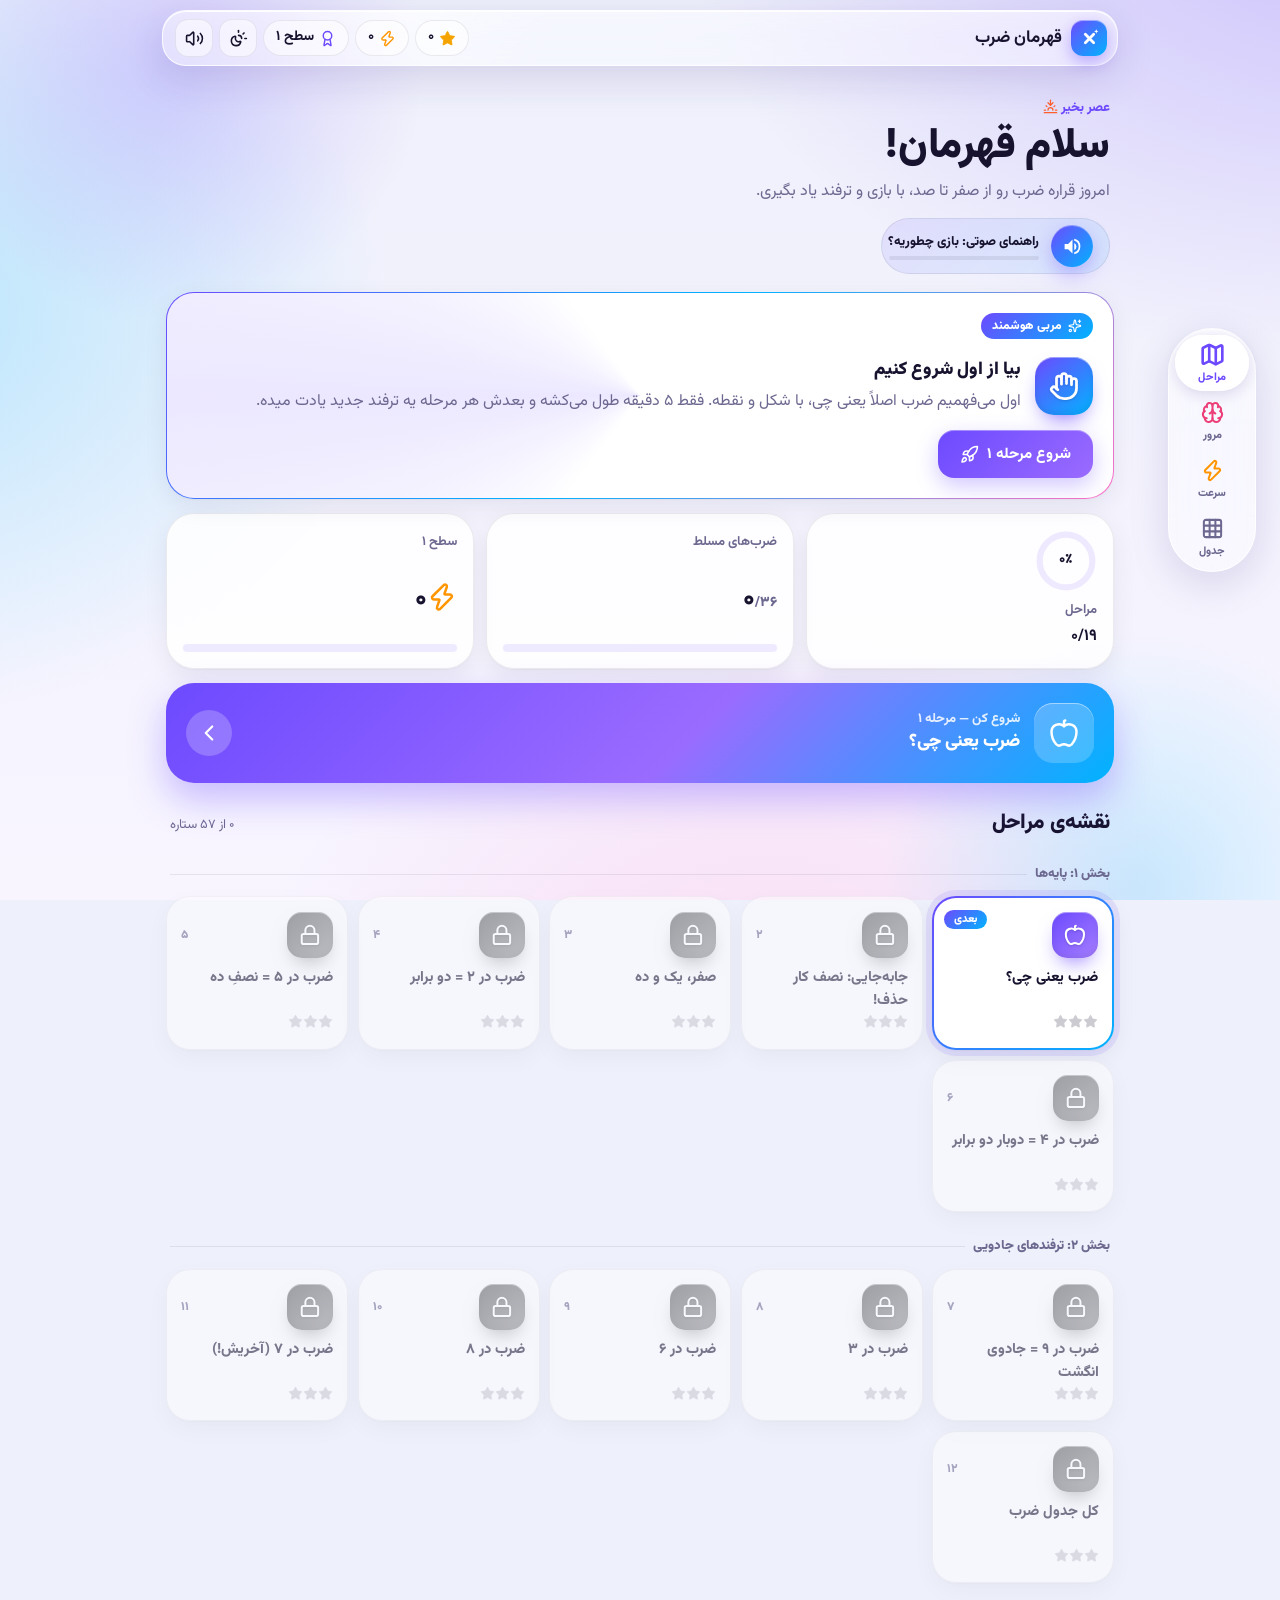
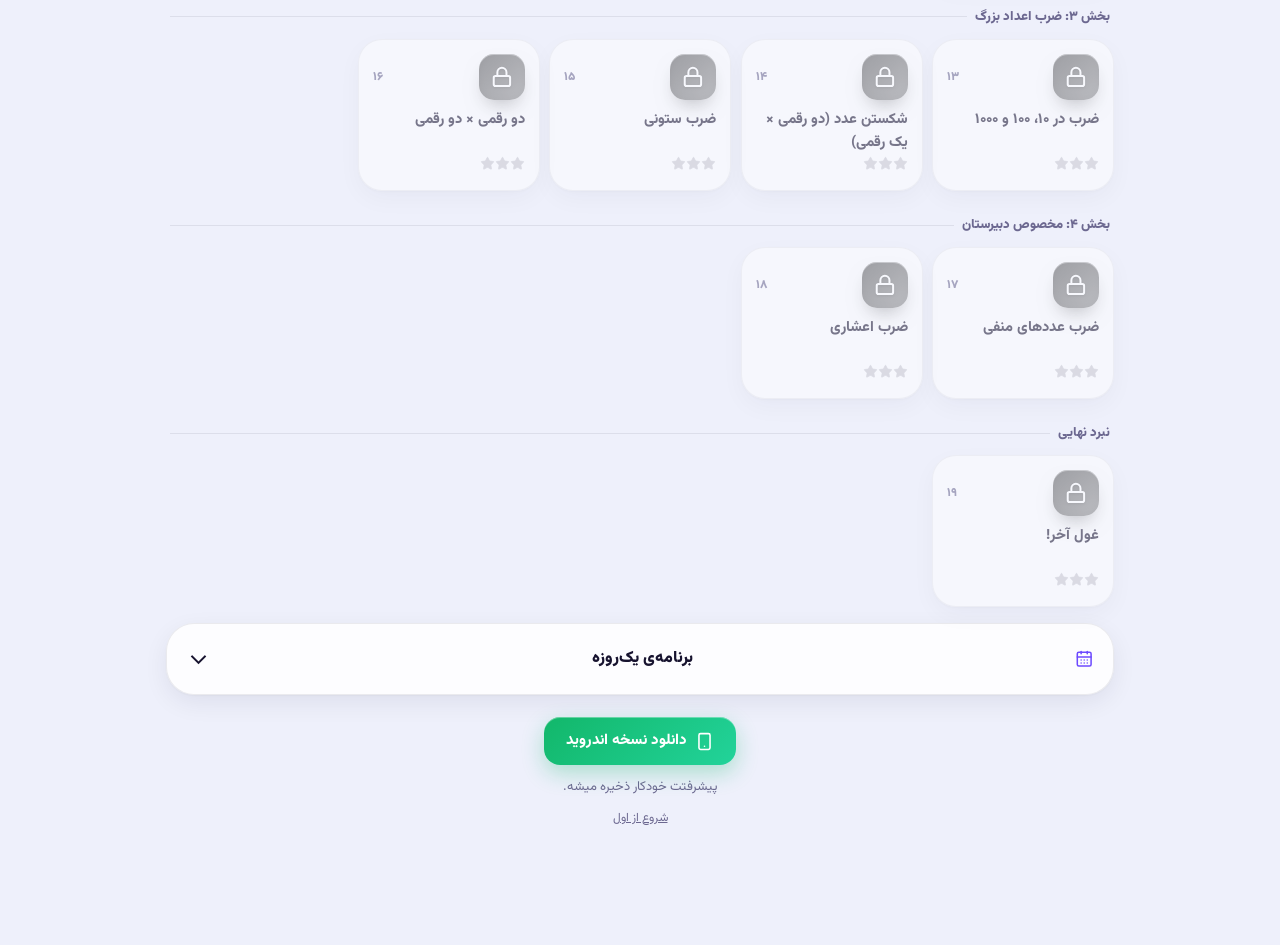
<file: index.html>
<!DOCTYPE html>
<html lang="fa" dir="rtl">
<head>
<meta charset="UTF-8">
<meta name="viewport" content="width=device-width,initial-scale=1,viewport-fit=cover">
<meta name="theme-color" content="#eef0fb">
<meta name="color-scheme" content="light dark">
<title>قهرمان ضرب</title>
<link rel="icon" href="data:image/svg+xml,%3Csvg xmlns=%27http://www.w3.org/2000/svg%27 viewBox=%270 0 36 36%27%3E%3Cdefs%3E%3ClinearGradient id=%27g%27 x2=%271%27 y2=%271%27%3E%3Cstop stop-color=%27%236d4aff%27/%3E%3Cstop offset=%271%27 stop-color=%27%2300b3ff%27/%3E%3C/linearGradient%3E%3C/defs%3E%3Crect width=%2736%27 height=%2736%27 rx=%2710%27 fill=%27url(%23g)%27/%3E%3Cpath d=%27M11.5 11.5l13 13M24.5 11.5l-13 13%27 stroke=%27%23fff%27 stroke-width=%274.4%27 stroke-linecap=%27round%27/%3E%3C/svg%3E">
<style>
@font-face{font-family:'Vazirmatn';src:url([data-uri]) format('woff2');font-weight:100 900;font-display:swap}
*{box-sizing:border-box;margin:0;padding:0;-webkit-tap-highlight-color:transparent}
:root{
  --font:'Vazirmatn',Tahoma,system-ui,sans-serif;
  --bg:#eef0fb;--bg2:#f8f5ff;--text:#17132f;--mut:#6c6890;--line:rgba(23,19,47,.08);
  --surface:rgba(255,255,255,.84);--surface-solid:#fff;--surface2:#f2f0fb;
  --acc:#6d4aff;--acc2:#00b3ff;--acc-soft:rgba(109,74,255,.11);
  --good:#12b76a;--good-soft:rgba(18,183,106,.13);--bad:#f04467;--bad-soft:rgba(240,68,103,.11);--warn:#f5a524;--warn-soft:rgba(245,165,36,.16);
  --glass-bg:rgba(255,255,255,.42);--glass-strong:rgba(255,255,255,.66);--glass-brd:rgba(255,255,255,.8);--glass-hi:rgba(255,255,255,.95);
  --glass-shadow:0 12px 40px rgba(40,20,120,.14);--sheet-bg:rgba(255,255,255,.74);
  --chip:rgba(255,255,255,.55);--pill:rgba(255,255,255,.9);--key:rgba(255,255,255,.72);
  --shadow:0 1px 2px rgba(20,10,60,.04),0 8px 24px rgba(20,10,60,.07);
  --blob1:rgba(150,120,255,.38);--blob2:rgba(0,190,255,.24);--blob3:rgba(255,120,200,.22);
  --spring:cubic-bezier(.2,.9,.25,1.15);--ease:cubic-bezier(.2,.8,.2,1);
  color-scheme:light;
}
[data-theme=dark]{
  --bg:#07061a;--bg2:#0d0a26;--text:#f2f0ff;--mut:#a29ec8;--line:rgba(255,255,255,.08);
  --surface:rgba(24,20,54,.82);--surface-solid:#17142f;--surface2:rgba(255,255,255,.06);
  --acc:#8d70ff;--acc2:#2bd4ff;--acc-soft:rgba(141,112,255,.17);
  --good:#2fd88a;--good-soft:rgba(47,216,138,.15);--bad:#ff5c7c;--bad-soft:rgba(255,92,124,.15);--warn:#ffb940;--warn-soft:rgba(255,185,64,.14);
  --glass-bg:rgba(38,32,86,.36);--glass-strong:rgba(26,22,62,.7);--glass-brd:rgba(255,255,255,.13);--glass-hi:rgba(255,255,255,.22);
  --glass-shadow:0 14px 44px rgba(0,0,0,.5);--sheet-bg:rgba(28,24,66,.74);
  --chip:rgba(255,255,255,.08);--pill:rgba(255,255,255,.13);--key:rgba(255,255,255,.06);
  --shadow:0 1px 2px rgba(0,0,0,.3),0 10px 30px rgba(0,0,0,.32);
  --blob1:rgba(98,62,255,.42);--blob2:rgba(0,150,220,.26);--blob3:rgba(200,40,140,.22);
  color-scheme:dark;
}
@media (prefers-color-scheme:dark){:root:not([data-theme=light]){
  --bg:#07061a;--bg2:#0d0a26;--text:#f2f0ff;--mut:#a29ec8;--line:rgba(255,255,255,.08);
  --surface:rgba(24,20,54,.82);--surface-solid:#17142f;--surface2:rgba(255,255,255,.06);
  --acc:#8d70ff;--acc2:#2bd4ff;--acc-soft:rgba(141,112,255,.17);
  --good:#2fd88a;--good-soft:rgba(47,216,138,.15);--bad:#ff5c7c;--bad-soft:rgba(255,92,124,.15);--warn:#ffb940;--warn-soft:rgba(255,185,64,.14);
  --glass-bg:rgba(38,32,86,.36);--glass-strong:rgba(26,22,62,.7);--glass-brd:rgba(255,255,255,.13);--glass-hi:rgba(255,255,255,.22);
  --glass-shadow:0 14px 44px rgba(0,0,0,.5);--sheet-bg:rgba(28,24,66,.74);
  --chip:rgba(255,255,255,.08);--pill:rgba(255,255,255,.13);--key:rgba(255,255,255,.06);
  --shadow:0 1px 2px rgba(0,0,0,.3),0 10px 30px rgba(0,0,0,.32);
  --blob1:rgba(98,62,255,.42);--blob2:rgba(0,150,220,.26);--blob3:rgba(200,40,140,.22);
  color-scheme:dark;
}}
html{background:var(--bg)}
body{font-family:var(--font);color:var(--text);min-height:100dvh;line-height:1.85;-webkit-font-smoothing:antialiased;overflow-x:hidden;transition:color .3s}
button{font-family:inherit}
.m{direction:ltr;unicode-bidi:isolate;font-weight:800;white-space:nowrap;font-variant-numeric:tabular-nums}
.mut{color:var(--mut)}.small{font-size:13px}.center{text-align:center}

/* ---------- عمق پس‌زمینه ---------- */
.bg{position:fixed;inset:0;z-index:-1;overflow:hidden;background:
 radial-gradient(1100px 760px at 105% -10%,var(--blob1),transparent 60%),
 radial-gradient(900px 700px at -10% 35%,var(--blob2),transparent 58%),
 radial-gradient(900px 700px at 60% 115%,var(--blob3),transparent 58%),
 linear-gradient(180deg,var(--bg),var(--bg2))}
.orb{position:absolute;width:46vmax;height:46vmax;border-radius:50%;background:radial-gradient(circle,var(--blob1),transparent 62%);animation:float 26s ease-in-out infinite alternate;opacity:.8}
.o1{top:-18vmax;left:-10vmax}.o2{bottom:-22vmax;right:-12vmax;background:radial-gradient(circle,var(--blob2),transparent 62%);animation-delay:-9s}
@keyframes float{to{transform:translate(8vmax,7vmax) scale(1.18)}}

/* ---------- Liquid Glass ---------- */
.glass{position:relative;isolation:isolate;background:var(--glass-bg);-webkit-backdrop-filter:blur(24px) saturate(190%);backdrop-filter:blur(24px) saturate(190%);border:1px solid var(--glass-brd);box-shadow:var(--glass-shadow),inset 0 1px 0 var(--glass-hi),inset 0 -1px 1px rgba(255,255,255,.05)}
.glass::before{content:"";position:absolute;inset:0;border-radius:inherit;pointer-events:none;z-index:-1;background:radial-gradient(240px circle at var(--mx,25%) var(--my,-30%),rgba(255,255,255,.55),transparent 62%);mix-blend-mode:soft-light;transition:opacity .4s}
.glass::after{content:"";position:absolute;inset:0;border-radius:inherit;pointer-events:none;z-index:-1;background:linear-gradient(180deg,rgba(255,255,255,.28),transparent 42%);opacity:.55}

/* ---------- نوار بالا ---------- */
#top{position:sticky;top:max(10px,env(safe-area-inset-top));z-index:50;width:calc(100% - 24px);max-width:956px;margin:10px auto 0;display:flex;align-items:center;justify-content:space-between;gap:10px;padding:8px 10px 8px 12px;border-radius:24px;view-transition-name:topbar;transition:background .35s,box-shadow .35s}
#top.scrolled{background:var(--glass-strong)}
.brand{display:flex;align-items:center;gap:9px;font-weight:900;font-size:17px;cursor:pointer;background:none;border:none;color:var(--text)}
.logo{width:36px;height:36px;border-radius:12px;display:grid;place-items:center;background:linear-gradient(135deg,var(--acc),var(--acc2));color:#fff;font-size:20px;font-weight:900;line-height:1;box-shadow:0 6px 16px rgba(109,74,255,.4),inset 0 1px 0 rgba(255,255,255,.45)}
.chips{display:flex;gap:6px;align-items:center}
.chip{display:inline-flex;gap:5px;align-items:center;height:36px;padding:0 12px;border-radius:99px;background:var(--chip);font-weight:800;font-size:14px;border:1px solid var(--line)}
.bump{animation:bump .55s var(--spring)}
@keyframes bump{35%{transform:scale(1.28)}}
.icon-btn{position:relative;overflow:hidden;width:38px;height:38px;flex:none;border-radius:13px;border:1px solid var(--line);background:var(--chip);color:var(--text);font-size:17px;display:grid;place-items:center;cursor:pointer;transition:transform .25s var(--spring)}
.icon-btn:active{transform:scale(.9)}
@media(max-width:560px){.hide-sm{display:none!important}.brand b{display:none}.chip{padding:0 10px;font-size:13px}}

/* ---------- ناوبری شناور ---------- */
#nav{position:fixed;z-index:60;left:50%;bottom:calc(14px + env(safe-area-inset-bottom));transform:translateX(-50%);display:flex;gap:2px;padding:6px;border-radius:999px;view-transition-name:nav;transition:transform .55s var(--spring),opacity .3s}
.nav-item{position:relative;z-index:1;width:74px;height:56px;border:none;background:none;border-radius:999px;color:var(--mut);font-size:11px;font-weight:800;display:flex;flex-direction:column;align-items:center;justify-content:center;cursor:pointer;overflow:hidden;transition:color .3s}
.nav-item .ni{font-size:21px;line-height:1.25;transition:transform .45s var(--spring)}
.nav-item[aria-current=true]{color:var(--acc)}
.nav-item[aria-current=true] .ni{transform:translateY(-1px) scale(1.14)}
.pill{position:absolute;top:0;left:0;border-radius:999px;background:var(--pill);box-shadow:0 4px 14px rgba(40,20,120,.14),inset 0 1px 0 var(--glass-hi);transition:transform .55s var(--spring),width .45s var(--spring),height .45s var(--spring);z-index:0}
body.focus #nav{transform:translate(-50%,170%);opacity:0;pointer-events:none}
@media(min-width:1240px){
  #nav{left:auto;right:24px;top:50%;bottom:auto;transform:translateY(-50%);flex-direction:column}
  body.focus #nav{transform:translate(170%,-50%)}
}

main#app{max-width:980px;margin:0 auto;padding:18px 16px calc(118px + env(safe-area-inset-bottom))}
body.focus main#app{padding-bottom:24px}

/* ---------- تایپوگرافی ---------- */
h1{font-size:clamp(30px,6vw,42px);font-weight:900;line-height:1.3;letter-spacing:-.4px}
h2{font-size:21px;font-weight:900;line-height:1.5}
h3{font-size:18px;font-weight:900;line-height:1.55}
.eyebrow{font-size:13px;font-weight:800;color:var(--acc)}

/* ---------- کارت‌ها ---------- */
.card{background:var(--surface);border:1px solid var(--line);border-radius:28px;padding:20px;box-shadow:var(--shadow)}
.hello{padding:12px 4px 18px}.hello p{font-size:16px;margin-top:2px;max-width:560px}

.coach{position:relative;overflow:hidden;margin-bottom:14px;border:1.5px solid transparent;background:linear-gradient(var(--surface-solid),var(--surface-solid)) padding-box,linear-gradient(135deg,var(--acc),var(--acc2),#ff6ec7) border-box}
.coach-glow{position:absolute;inset:-60%;background:conic-gradient(from 0deg,transparent 0 60%,rgba(109,74,255,.13) 75%,transparent 90%);animation:spin 9s linear infinite;pointer-events:none}
@keyframes spin{to{transform:rotate(1turn)}}
.coach-badge{position:relative;display:inline-flex;gap:6px;align-items:center;font-size:12px;font-weight:900;padding:2px 11px;border-radius:99px;background:linear-gradient(135deg,var(--acc),var(--acc2));color:#fff}
.coach-body{display:flex;gap:14px;align-items:flex-start;margin:12px 0 14px;position:relative}
.coach-emoji{font-size:32px;width:58px;height:58px;flex:none;border-radius:19px;display:grid;place-items:center;background:var(--acc-soft)}
.coach p{color:var(--mut);margin-top:2px}
.coach-actions{display:flex;gap:8px;flex-wrap:wrap;position:relative}
.typing::after{content:"▍";animation:blink 1s steps(1) infinite;color:var(--acc);margin-right:2px}

.stat-grid{display:grid;grid-template-columns:repeat(3,1fr);gap:12px;margin-bottom:14px}
.stat{padding:16px;display:flex;flex-direction:column;gap:6px;align-items:flex-start;justify-content:space-between}
.stat .big{font-size:26px;font-weight:900;line-height:1.2}
.stat .lbl{font-size:13px;color:var(--mut);font-weight:700}
.ring-wrap{position:relative;width:62px;height:62px}
.ring{width:100%;height:100%;transform:rotate(-90deg)}
.ring circle{fill:none;stroke-width:8;stroke-linecap:round}
.ring .bgc{stroke:var(--acc-soft)}
.ring .fgc{transition:stroke-dashoffset 1.3s var(--ease)}
.ring-wrap b{position:absolute;inset:0;display:grid;place-items:center;font-size:14px;font-weight:900}
.mini{height:8px;border-radius:99px;background:var(--acc-soft);overflow:hidden;width:100%}
.mini i{display:block;height:100%;border-radius:inherit;background:linear-gradient(90deg,var(--acc),var(--acc2));width:0;transition:width 1.3s var(--ease)}
@media(max-width:600px){.stat-grid{gap:8px}.stat{padding:12px;border-radius:22px}.stat .big{font-size:19px}.ring-wrap{width:50px;height:50px}.stat .lbl{font-size:11.5px}}

.continue{width:100%;display:flex;align-items:center;gap:14px;text-align:right;color:#fff;cursor:pointer;margin-bottom:24px;position:relative;overflow:hidden;background:linear-gradient(135deg,var(--acc),#9a6bff 55%,var(--acc2));border:none;box-shadow:0 16px 36px rgba(109,74,255,.34);transition:transform .35s var(--spring)}
.continue:hover{transform:translateY(-3px)}.continue:active{transform:scale(.98)}
.continue::after{content:"";position:absolute;inset:0;background:linear-gradient(110deg,transparent 30%,rgba(255,255,255,.25) 50%,transparent 70%);transform:translateX(100%);animation:shine 4s ease-in-out infinite}
@keyframes shine{0%,60%{transform:translateX(110%)}100%{transform:translateX(-110%)}}
.continue .ci{font-size:30px;width:60px;height:60px;border-radius:19px;display:grid;place-items:center;background:rgba(255,255,255,.2);flex:none;box-shadow:inset 0 1px 0 rgba(255,255,255,.45)}
.continue .eyebrow{color:rgba(255,255,255,.85)}
.continue h3{color:#fff}
.continue .arrow{margin-inline-start:auto;font-size:20px;width:46px;height:46px;flex:none;border-radius:50%;display:grid;place-items:center;background:rgba(255,255,255,.22);transition:transform .35s var(--spring)}
.continue:hover .arrow{transform:translateX(-5px)}

.section-h{display:flex;justify-content:space-between;align-items:baseline;margin:4px 4px 12px}
.sec-title{grid-column:1/-1;font-size:13px;font-weight:900;color:var(--mut);margin:12px 4px 0;display:flex;align-items:center;gap:8px}
.sec-title::after{content:"";flex:1;height:1px;background:var(--line)}
.map{display:grid;grid-template-columns:repeat(auto-fill,minmax(172px,1fr));gap:10px}
.stage{position:relative;overflow:hidden;text-align:right;color:var(--text);background:var(--surface);border:1px solid var(--line);border-radius:24px;padding:14px;cursor:pointer;box-shadow:var(--shadow);transition:transform .4s var(--spring),box-shadow .3s;animation:cardIn .6s var(--spring) both;animation-delay:var(--d,0ms)}
.stage:hover{transform:translateY(-4px);box-shadow:0 18px 36px rgba(40,20,120,.14)}
.stage:active{transform:scale(.96)}
.st-top{display:flex;justify-content:space-between;align-items:center;margin-bottom:8px}
.st-icon{font-size:23px;width:46px;height:46px;border-radius:15px;display:grid;place-items:center;background:var(--acc-soft)}
.st-num{font-size:12px;font-weight:900;color:var(--mut)}
.st-title{font-weight:800;font-size:14.5px;line-height:1.6;min-height:46px}
.st-stars{font-size:14px;letter-spacing:2px}
.st-stars span{opacity:.22}.st-stars .on{opacity:1;color:#ffb020}
.st-check{position:absolute;left:12px;bottom:12px;width:22px;height:22px;border-radius:50%;background:var(--good);color:#fff;font-size:12px;display:grid;place-items:center;font-weight:900;box-shadow:0 4px 10px rgba(18,183,106,.4)}
.stage.next{border:2px solid transparent;background:linear-gradient(var(--surface-solid),var(--surface-solid)) padding-box,linear-gradient(135deg,var(--acc),var(--acc2)) border-box;box-shadow:0 0 0 6px var(--acc-soft),var(--shadow)}
.stage.next .st-num{visibility:hidden}
.st-badge{position:absolute;left:10px;top:12px;font-size:11px;font-weight:900;color:#fff;background:linear-gradient(135deg,var(--acc),var(--acc2));padding:1px 10px;border-radius:99px;animation:pulse 2s infinite}
.stage.locked{opacity:.55}.stage.locked .st-icon{filter:grayscale(1)}
@keyframes cardIn{from{opacity:0;transform:translateY(16px) scale(.96)}}
@keyframes pulse{0%{box-shadow:0 0 0 0 rgba(109,74,255,.5)}70%,100%{box-shadow:0 0 0 8px rgba(109,74,255,0)}}

details.plan{margin-top:16px}
details.plan summary{list-style:none;font-weight:900;cursor:pointer;display:flex;justify-content:space-between;align-items:center;font-size:16px}
details.plan summary::-webkit-details-marker{display:none}
details.plan summary::after{content:"";width:9px;height:9px;margin:0 6px 6px;border:solid currentColor;border-width:0 2.5px 2.5px 0;transform:rotate(45deg);transition:transform .35s var(--spring)}
details.plan[open] summary::after{transform:translateY(5px) rotate(225deg)}
.plan ul{list-style:none;margin-top:12px;display:grid;gap:8px}
.plan li{padding:10px 14px;border-radius:16px;background:var(--surface2);animation:cardIn .5s var(--spring) both}
.footer{text-align:center;margin-top:22px;display:grid;gap:10px;justify-items:center}
.linkbtn{background:none;border:none;color:var(--mut);font-size:12px;text-decoration:underline;cursor:pointer}

/* ---------- دکمه‌ها ---------- */
.btn{position:relative;overflow:hidden;display:inline-flex;align-items:center;justify-content:center;gap:8px;height:48px;padding:0 22px;border:none;border-radius:16px;font-size:15px;font-weight:800;cursor:pointer;color:#fff;background:linear-gradient(135deg,var(--acc),#9a6bff);box-shadow:0 8px 22px rgba(109,74,255,.3),inset 0 1px 0 rgba(255,255,255,.35);transition:transform .3s var(--spring),box-shadow .25s,filter .2s;text-decoration:none;white-space:nowrap}
.btn:hover{transform:translateY(-2px);filter:brightness(1.06)}
.btn:active{transform:scale(.95)}
.btn.ghost,.btn.sec{background:var(--acc-soft);color:var(--acc);box-shadow:none}
.btn.good{background:linear-gradient(135deg,#12b76a,#22d39a);box-shadow:0 8px 22px rgba(18,183,106,.3),inset 0 1px 0 rgba(255,255,255,.35)}
.btn.danger{background:linear-gradient(135deg,#f04467,#ff7a59);box-shadow:0 8px 22px rgba(240,68,103,.28)}
.btn.block{width:100%}.btn.sm{height:38px;padding:0 14px;font-size:13px;border-radius:12px}
.ripple{position:absolute;border-radius:50%;background:currentColor;opacity:.18;transform:scale(0);animation:rip .6s ease-out forwards;pointer-events:none}
@keyframes rip{to{transform:scale(1);opacity:0}}

/* ---------- Sheet فضایی ---------- */
.scrim{position:fixed;inset:0;z-index:90;background:rgba(10,6,30,.26);-webkit-backdrop-filter:blur(4px);backdrop-filter:blur(4px)}
.sheet{position:fixed;z-index:91;border-radius:32px;padding:22px;width:min(380px,calc(100vw - 24px));max-height:calc(100dvh - 40px);overflow:auto;background:var(--sheet-bg)}
.sheet.bottom{left:12px;right:12px;width:auto;bottom:calc(12px + env(safe-area-inset-bottom))}
.sheet-icon{font-size:40px;width:80px;height:80px;border-radius:26px;display:grid;place-items:center;margin:0 auto 8px;background:var(--acc-soft);box-shadow:inset 0 1px 0 var(--glass-hi)}
.sheet-icon.txt{font-size:24px;width:auto;min-width:80px;padding:0 16px}
.sheet h3{font-size:21px;text-align:center}
.sheet p{text-align:center}
.sheet-stars{text-align:center;font-size:26px;letter-spacing:4px}
.sheet-stars span{opacity:.2}.sheet-stars .on{opacity:1;color:#ffb020}
.meta-row{display:flex;gap:6px;justify-content:center;flex-wrap:wrap;margin:10px 0 12px}
.meta-row span{font-size:12px;font-weight:800;padding:4px 11px;border-radius:99px;background:var(--chip);border:1px solid var(--line)}
.sheet-actions{display:grid;gap:8px;margin-top:14px}
.note{padding:10px 14px;border-radius:16px;font-size:14px;margin:8px 0}.note.warn{background:var(--warn-soft)}
.toast{position:fixed;left:50%;top:calc(80px + env(safe-area-inset-top));transform:translateX(-50%);z-index:120;padding:10px 20px;border-radius:99px;font-weight:800;font-size:14px;animation:toastIn .5s var(--spring);white-space:nowrap}
.toast.out{opacity:0;transform:translate(-50%,-12px);transition:.35s}
@keyframes toastIn{from{opacity:0;transform:translate(-50%,-18px) scale(.9)}}

/* ---------- درس ---------- */
.lesson-head{display:flex;align-items:center;gap:12px;margin-bottom:14px}
.lh-icon{font-size:30px;width:58px;height:58px;border-radius:19px;display:grid;place-items:center;background:var(--acc-soft);flex:none}
.lh-text{flex:1;min-width:0}.lh-text h2{font-size:19px;line-height:1.4}
.lesson{min-height:360px;font-size:17px;padding:24px 22px;touch-action:pan-y;overflow:hidden}
.lesson h3{font-size:22px;margin-bottom:10px;background:linear-gradient(135deg,var(--acc),var(--acc2));-webkit-background-clip:text;background-clip:text;color:transparent}
.lesson p{margin:8px 0}
.lesson .key{background:var(--good-soft);border-inline-start:4px solid var(--good);padding:12px 14px;border-radius:16px;margin:12px 0}
.lesson .tip{background:var(--warn-soft);border-inline-start:4px solid var(--warn);padding:12px 14px;border-radius:16px;margin:12px 0}
.lesson-nav{display:flex;align-items:center;justify-content:space-between;gap:10px;margin-top:14px}
.sdots{display:flex;gap:6px}
.sdots i{width:8px;height:8px;border-radius:99px;background:var(--acc-soft);transition:width .45s var(--spring),background .3s}
.sdots i.on{width:26px;background:var(--acc)}
.swipe-hint{font-size:12px;color:var(--mut);text-align:center;margin-top:8px}

/* ---------- تصویرسازی درس ---------- */
.groups{display:flex;flex-wrap:wrap;gap:10px;justify-content:center;margin:12px 0}
.grp{background:var(--acc-soft);border:2px dashed var(--acc);border-radius:16px;padding:8px;display:flex;flex-wrap:wrap;gap:5px;max-width:92px;justify-content:center;animation:pop .5s var(--spring) both}
.dot{width:16px;height:16px;border-radius:50%;background:radial-gradient(circle at 35% 35%,#ff9a9a,#e11d48);display:inline-block;box-shadow:0 2px 4px rgba(225,29,72,.3)}
.dot.b{background:radial-gradient(circle at 35% 35%,#9cc2ff,#2563eb);box-shadow:0 2px 4px rgba(37,99,235,.3)}
.arr{display:inline-grid;gap:5px;padding:12px;background:var(--surface2);border-radius:16px;direction:ltr}
.vizwrap{text-align:center;margin:8px 0}
.dots-row{display:flex;gap:18px;justify-content:center;flex-wrap:wrap;align-items:center;text-align:center}
.fingers{display:flex;gap:6px;justify-content:center;align-items:flex-end;direction:ltr;margin:12px 0;height:80px}
.fingers i{display:block;width:18px;height:64px;background:#fcd9b6;border:2px solid #d9a877;border-radius:10px 10px 4px 4px;position:relative}
.fingers i.fold{height:22px;background:#fca5a5;border-color:var(--bad)}
.fingers i.gap{margin-left:14px}
.fingers i span{position:absolute;bottom:-22px;left:0;right:0;font-size:11px;text-align:center;font-style:normal;color:var(--mut)}
table.area{border-collapse:separate;border-spacing:5px;margin:10px auto;direction:ltr}
table.area th{color:var(--acc);font-size:16px;padding:4px 10px}
table.area td{background:var(--acc-soft);border-radius:12px;padding:10px 16px;font-weight:800;text-align:center;min-width:60px}
.col-grid{display:inline-grid;grid-template-columns:repeat(5,34px);direction:ltr;font-size:26px;font-weight:800;text-align:center;margin:10px auto;line-height:1.4}
.col-grid .c{color:var(--bad);font-size:15px;height:22px}
.col-grid .ln{grid-column:1/-1;border-top:3px solid var(--text);margin:2px 0}
.col-grid .res{color:var(--good)}
.builder label{display:block;font-weight:800;margin:6px 0}
input[type=range]{width:100%;accent-color:var(--acc);height:28px}

/* ---------- تمرین ---------- */
.quiz{max-width:560px;margin:0 auto}
.quiz-bar{display:flex;align-items:center;gap:12px;margin-bottom:14px}
.pbar{flex:1;height:12px;border-radius:99px;background:var(--acc-soft);overflow:hidden}
.pbar i{display:block;height:100%;width:0;border-radius:inherit;background:linear-gradient(90deg,var(--acc2),var(--acc));transition:width .7s var(--spring);box-shadow:0 0 14px rgba(109,74,255,.5)}
.qcount{font-weight:900;font-size:14px;color:var(--mut);min-width:46px;text-align:left}
.qcard{text-align:center;padding:20px 16px}
.q-top{display:flex;gap:6px;justify-content:center;align-items:center;flex-wrap:wrap;font-size:13px;font-weight:800;color:var(--mut)}
.tag{display:inline-flex;align-items:center;gap:4px;font-size:12px;font-weight:900;padding:1px 10px;border-radius:99px;background:var(--acc-soft);color:var(--acc)}
.tag.warn{background:var(--warn-soft);color:#c77700}.tag.fire{background:rgba(255,100,50,.15);color:#f0602a}
.qsub{font-size:18px;font-weight:700;margin-top:6px}
.qtext{font-size:clamp(38px,11vw,58px);font-weight:900;line-height:1.3;margin:6px 0 4px;letter-spacing:-.5px}
.disp{direction:ltr;height:76px;display:flex;align-items:center;justify-content:center;gap:4px;font-size:42px;font-weight:900;border-radius:22px;background:var(--surface2);border:2px solid transparent;margin:8px auto;max-width:300px;color:var(--acc);transition:background .3s,border-color .3s,color .3s,transform .35s var(--spring)}
.caret{width:3px;height:40px;border-radius:3px;background:var(--acc);animation:blink 1s steps(1) infinite}
@keyframes blink{50%{opacity:0}}
.disp.ok{background:var(--good-soft);border-color:var(--good);color:var(--good);transform:scale(1.05)}
.disp.ok .caret,.disp.bad .caret{display:none}
.disp.bad{background:var(--bad-soft);border-color:var(--bad);color:var(--bad);animation:shake .4s}
.disp s{opacity:.5;font-size:28px}.disp .to{font-size:20px;opacity:.6;margin:0 8px}.disp .right{color:var(--good);animation:pop .5s var(--spring)}
@keyframes shake{0%,100%{transform:translateX(0)}20%{transform:translateX(-9px)}40%{transform:translateX(8px)}60%{transform:translateX(-5px)}80%{transform:translateX(3px)}}
@keyframes pop{from{transform:scale(.8);opacity:0}}
.fb{min-height:6px}
.fb-chip{display:inline-flex;align-items:center;gap:6px;padding:6px 16px;border-radius:99px;font-weight:900;animation:pop .45s var(--spring)}
.fb-chip.good{background:var(--good-soft);color:var(--good)}.fb-chip.bad{background:var(--bad-soft);color:var(--bad)}
.hintbox{background:var(--warn-soft);border-radius:18px;padding:12px 14px;margin-top:10px;text-align:right;line-height:2.15;animation:pop .45s var(--spring)}
.coachtip{background:var(--acc-soft);border-radius:18px;padding:10px 14px;margin-top:8px;text-align:right;font-size:14px;animation:pop .45s var(--spring)}
.fb .btn{margin-top:12px}
.hint-btn{margin-top:6px;border:none;background:none;color:var(--mut);font-weight:800;font-size:14px;cursor:pointer;padding:6px 14px;border-radius:99px;transition:background .2s,color .2s}
.hint-btn:hover{background:var(--acc-soft)}
.hint-btn.nudge{color:var(--acc);background:var(--acc-soft);animation:nudge 1.8s var(--spring) infinite}
@keyframes nudge{0%,100%{transform:none}8%{transform:rotate(-5deg) scale(1.07)}16%{transform:rotate(5deg) scale(1.07)}24%{transform:none}}
.pad{position:sticky;bottom:calc(10px + env(safe-area-inset-bottom));z-index:5;display:grid;grid-template-columns:repeat(3,1fr);gap:8px;padding:10px;border-radius:30px;margin-top:12px;direction:ltr}
.pad button{position:relative;overflow:hidden;height:56px;border-radius:19px;border:1px solid var(--line);background:var(--key);color:var(--text);font-size:25px;font-weight:800;cursor:pointer;box-shadow:inset 0 1px 0 var(--glass-hi),0 2px 6px rgba(20,10,60,.06);transition:transform .18s var(--spring),background .2s}
.pad button:active{transform:scale(.92)}
.pad .ok{grid-column:span 2;background:linear-gradient(135deg,#12b76a,#22d39a);color:#fff;border:none;font-size:18px}
.pad .bk{color:var(--bad)}
@media(max-height:700px){.pad button{height:48px}.qtext{font-size:36px}.disp{height:60px;font-size:34px}}
.flyxp{position:fixed;z-index:200;font-weight:900;font-size:22px;color:var(--acc);pointer-events:none;text-shadow:0 2px 12px rgba(109,74,255,.45)}

/* ---------- نتیجه ---------- */
.result{text-align:center;padding:30px 20px;max-width:560px;margin:0 auto}
.res-emoji{font-size:64px;animation:pop .7s var(--spring)}
.rstars{font-size:52px;letter-spacing:8px;margin:4px 0}
.rstar{display:inline-block;opacity:.18;animation:starIn .7s var(--spring) both}
.rstar.on{color:#ffb020;opacity:1;filter:drop-shadow(0 6px 14px rgba(255,176,32,.55))}
@keyframes starIn{from{transform:scale(0) rotate(-120deg);opacity:0}}
.res-stats{display:grid;grid-template-columns:repeat(4,1fr);gap:8px;margin:18px 0}
.res-stats div{background:var(--surface2);border-radius:18px;padding:12px 6px;animation:cardIn .6s var(--spring) both}
.res-stats b{display:block;font-size:20px;font-weight:900}
.res-stats span{font-size:11px;color:var(--mut);font-weight:700}
@media(max-width:480px){.res-stats{grid-template-columns:1fr 1fr}}
.res-actions{display:flex;gap:8px;justify-content:center;flex-wrap:wrap;margin-top:6px}

/* ---------- سرعت ---------- */
.timer-ring{position:relative;width:60px;height:60px;flex:none}
.timer-ring b{position:absolute;inset:0;display:grid;place-items:center;font-size:17px;font-weight:900}
.timer-ring.hurry b{color:var(--bad)}.timer-ring.hurry .fgc{stroke:var(--bad)}
.score{font-size:24px;font-weight:900;margin-inline-start:auto}
.bigemoji{font-size:58px;line-height:1.3}

/* ---------- مرور و جدول ---------- */
.modes{display:grid;grid-template-columns:1fr 1fr;gap:12px;margin:0 0 14px}
.mode-card{position:relative;overflow:hidden;text-align:right;color:var(--text);border:1px solid var(--line);background:var(--surface);border-radius:26px;padding:18px;cursor:pointer;box-shadow:var(--shadow);transition:transform .4s var(--spring);animation:cardIn .6s var(--spring) both}
.mode-card:hover{transform:translateY(-3px)}.mode-card:active{transform:scale(.97)}
.mode-card .mi{font-size:28px;width:56px;height:56px;border-radius:18px;display:grid;place-items:center;background:var(--acc-soft);margin-bottom:8px}
.mode-card b{display:block;font-size:17px}.mode-card small{color:var(--mut);font-size:13px}
.mode-card[disabled]{opacity:.5;pointer-events:none}
.boxes{display:grid;grid-template-columns:repeat(7,1fr);gap:8px;align-items:end;height:160px;margin-top:12px}
.boxes .col{display:flex;flex-direction:column;align-items:center;gap:4px;height:100%;justify-content:flex-end}
.boxes .barv{width:100%;border-radius:12px 12px 6px 6px;min-height:6px;height:0;transition:height 1.1s var(--spring)}
.boxes b{font-size:13px}.boxes span{font-size:11px;color:var(--mut);font-weight:800;white-space:nowrap}
.fchips{display:flex;flex-wrap:wrap;gap:8px;margin-top:10px}
.fchip{padding:6px 14px;border-radius:14px;background:var(--bad-soft);font-weight:900;border:1px solid var(--line);color:var(--text);cursor:pointer;font-size:16px;transition:transform .3s var(--spring)}
.fchip:hover{transform:translateY(-2px)}
.tbl{display:grid;grid-template-columns:repeat(11,1fr);gap:4px;direction:ltr}
.tbl div{aspect-ratio:1;display:grid;place-items:center;border-radius:10px;font-weight:800;font-size:clamp(11px,2.7vw,15px);cursor:pointer;transition:transform .3s var(--spring);animation:cellIn .5s var(--spring) both}
.tbl div:hover{transform:scale(1.14);z-index:1}
.tbl .h{background:linear-gradient(135deg,var(--acc),#9a6bff);color:#fff;cursor:default}.tbl .h:hover{transform:none}
@keyframes cellIn{from{opacity:0;transform:scale(.4)}}
.new{background:var(--surface2)}.easy{background:var(--good-soft)}
.b0{background:rgba(240,68,103,.26)}.b1{background:rgba(245,120,60,.26)}.b2{background:rgba(245,190,40,.3)}.b3{background:rgba(160,210,60,.34)}.b4{background:rgba(40,200,110,.4)}.b5{background:var(--good);color:#fff}
.legend{display:flex;flex-wrap:wrap;gap:6px;margin-top:12px;font-size:12px;font-weight:700}
.legend span{padding:3px 10px;border-radius:99px}

.confetti{position:fixed;top:-20px;width:10px;height:14px;z-index:300;border-radius:3px;animation:fall linear forwards;pointer-events:none}
@keyframes fall{to{transform:translateY(110vh) rotate(720deg)}}

/* ---------- انتقال صفحه‌ها (View Transitions) ---------- */
::view-transition-old(root){animation:vtOut .2s ease both}
::view-transition-new(root){animation:vtIn .38s cubic-bezier(.2,.8,.2,1) both}
@keyframes vtOut{to{opacity:0;transform:scale(.985)}}
@keyframes vtIn{from{opacity:0;transform:translateY(12px) scale(1.01)}}
::view-transition-group(hero){animation-duration:.5s;animation-timing-function:cubic-bezier(.2,.9,.25,1.1)}
html.vt-theme::view-transition-old(root),html.vt-theme::view-transition-new(root){animation:none;mix-blend-mode:normal}
html.vt-theme #top,html.vt-theme #nav{view-transition-name:none}

@media (prefers-reduced-motion:reduce){*,*::before,*::after{animation-duration:.01ms!important;animation-iteration-count:1!important;transition-duration:.01ms!important}}
body.focus #top{position:relative;top:0}

/* ---------- صدای معلم ---------- */
.narr{display:flex;align-items:center;gap:12px;padding:10px 12px;margin-bottom:12px;border-radius:24px;border:1px solid var(--line);background:linear-gradient(135deg,var(--acc-soft),rgba(0,179,255,.09));animation:cardIn .5s var(--spring) both}
.nbtn{position:relative;flex:none;width:54px;height:54px;border-radius:50%;border:none;cursor:pointer;display:grid;place-items:center;color:#fff;background:linear-gradient(135deg,var(--acc),var(--acc2));box-shadow:0 8px 20px rgba(109,74,255,.35),inset 0 1px 0 rgba(255,255,255,.35);transition:transform .3s var(--spring),filter .3s}
.nbtn:hover{filter:brightness(1.08)}.nbtn:active{transform:scale(.88)}
.nbtn svg{width:27px;height:27px;fill:currentColor}
.nbtn .w1,.nbtn .w2{transition:opacity .3s}
.narr[data-st=play] .w1{animation:nwave 1s ease-in-out infinite}
.narr[data-st=play] .w2{animation:nwave 1s ease-in-out .25s infinite}
@keyframes nwave{50%{opacity:.2}}
.narr[data-st=play] .nbtn::after{content:"";position:absolute;inset:-5px;border-radius:50%;border:2px solid var(--acc);animation:nring 1.5s ease-out infinite;pointer-events:none}
@keyframes nring{from{transform:scale(.9);opacity:.9}to{transform:scale(1.3);opacity:0}}
.narr[data-st=pause] .w1,.narr[data-st=pause] .w2{opacity:.35}
.nspin{position:absolute;inset:-4px;border-radius:50%;border:3px solid transparent;pointer-events:none}
.narr[data-st=load] .nspin{border-top-color:var(--acc);animation:spin .8s linear infinite}
.narr.call .nbtn{animation:pulse 1.6s infinite}
.narr[data-st=err]{opacity:.65}.narr[data-st=err] .nbtn{filter:grayscale(1)}
.ninfo{flex:1;min-width:0}
.nlbl{display:block;font-size:14px;font-weight:800;line-height:1.55}
.nprog{height:6px;border-radius:9px;background:var(--line);overflow:hidden;margin-top:7px}
.nprog i{display:block;height:100%;width:0;border-radius:inherit;background:linear-gradient(270deg,var(--acc2),var(--acc));transition:width .3s linear}
.nopts{display:flex;flex-direction:column;gap:6px;flex:none}
.nrate,.nauto{height:30px;padding:0 10px;border-radius:10px;border:1px solid var(--line);background:var(--chip);color:var(--text);font:800 12px var(--font);cursor:pointer;white-space:nowrap;transition:background .25s,color .25s,transform .25s var(--spring)}
.nrate:active,.nauto:active{transform:scale(.92)}
.nauto.on{background:var(--acc);color:#fff;border-color:transparent}
.narr.compact{display:inline-flex;max-width:100%;padding:6px 16px 6px 6px;margin:12px 0 0;border-radius:99px}
.narr.compact .nbtn{width:42px;height:42px}.narr.compact .nbtn svg{width:21px;height:21px}
.narr.compact .nprog{width:150px;height:4px;margin-top:4px}
.narr.compact .nlbl{font-size:13px}
#lnext.nudge2{animation:pulse 1.4s 3}
.tts-btn{display:none;width:34px;height:34px;border-radius:50%;border:none;background:var(--acc-soft);color:var(--acc);cursor:pointer;place-items:center;vertical-align:middle;margin-inline-start:8px;transition:transform .25s var(--spring)}
.tts-btn:active{transform:scale(.88)}
.tts-btn svg{width:18px;height:18px;fill:currentColor}
body.has-tts .tts-btn{display:inline-grid}
@media (max-width:400px){.narr{gap:9px;padding:9px}.nbtn{width:48px;height:48px}.nlbl{font-size:13px}}

/* ---------- آیکون‌های برداری ---------- */
.ic,.icf{width:1.15em;height:1.15em;flex:none;display:inline-block;vertical-align:-.22em;stroke:currentColor;fill:none;stroke-width:2;stroke-linecap:round;stroke-linejoin:round;overflow:visible}
.icf{fill:currentColor;stroke-width:1.2}
svg[data-c=gold]{color:#f5a300}svg[data-c=amber]{color:#ff9500}svg[data-c=orange]{color:#ff5f2e}svg[data-c=pink]{color:#ec3f78}
svg[data-c=violet]{color:var(--acc)}svg[data-c=green]{color:var(--good)}svg[data-c=red]{color:var(--bad)}svg[data-c=blue]{color:#2f8bff}
svg[data-c=teal]{color:#00a88f}svg[data-c=mut]{color:var(--mut)}
.lesson h3 .ic{width:1.05em;height:1.05em;margin-inline-start:4px}
.logo svg{width:23px;height:23px}
.icon-btn .ic{width:19px;height:19px}
.nav-item .ni{display:grid;place-items:center;height:28px}.nav-item .ni .ic{width:23px;height:23px;stroke-width:2.1}
.nav-item[aria-current=true] .ni .ic{stroke-width:2.4}
.chip .ic,.chip .icf{width:17px;height:17px}
.tile{background:linear-gradient(140deg,var(--g1,var(--acc)),var(--g2,var(--acc2)))!important;color:#fff;box-shadow:0 10px 22px -10px var(--g1,#6d4aff),inset 0 1px 0 rgba(255,255,255,.42),inset 0 -2px 6px rgba(0,0,0,.08)}
.tile>.ic,.tile>.icf{color:#fff!important;width:.95em;height:.95em;stroke-width:2.2;filter:drop-shadow(0 1px 1px rgba(0,0,0,.15))}
.gt{font-weight:900;line-height:1;direction:ltr;unicode-bidi:isolate;letter-spacing:-.5px;text-shadow:0 1px 2px rgba(0,0,0,.15)}
.st-icon .gt{font-size:21px}.st-icon .gt.sm{font-size:16px}
.lh-icon .gt{font-size:25px}.lh-icon .gt.sm{font-size:19px}
.sheet-icon .gt{font-size:34px}.sheet-icon .gt.sm{font-size:27px}
.coach-emoji .gt{font-size:25px}.coach-emoji .gt.sm{font-size:19px}
.continue .ci .gt{font-size:25px}.continue .ci .gt.sm{font-size:19px}.continue .ci .ic{width:30px;height:30px;color:#fff}
.continue .arrow .ic{width:26px;height:26px}
.qt-ic{font-size:15px;display:inline-grid;place-items:center;width:26px;height:26px;border-radius:9px;vertical-align:middle;margin-inline-end:7px;box-shadow:none}
.qt-ic .gt{font-size:11px}
.res-emoji.tile,.bigemoji.tile{width:104px;height:104px;border-radius:34px;margin:0 auto 10px;display:grid;place-items:center;font-size:0;animation:pop .7s var(--spring)}
.bigemoji.tile{width:92px;height:92px;border-radius:30px;--g1:#ff9a12;--g2:#ffcc33}
.res-emoji.tile>.ic,.bigemoji.tile>.ic{width:54px;height:54px}
.coach-emoji.tile>.ic{width:30px;height:30px}
.mode-card .mi.tile>.ic{width:28px;height:28px}
#m2 .mi.tile{--g1:#ff5a3c;--g2:#ff8a4a}
.st-check .ic{width:14px;height:14px;stroke-width:3.2}
.rstars .icf{width:52px;height:52px;vertical-align:middle}
.sheet-stars .icf{width:28px;height:28px}
.st-stars .icf{width:15px;height:15px}
.pad .ic{width:24px;height:24px}
.btn .ic{width:19px;height:19px;vertical-align:-.25em}
.tag .ic{width:14px;height:14px}
.meta-row .ic{width:14px;height:14px;margin-inline-end:3px}
.plan li>.ic:first-child{width:20px;height:20px;margin-inline-end:4px}
.mut>.ic{opacity:.9}
.btn:not(.ghost):not(.sec) svg[data-c],.coach-badge svg[data-c],.continue svg[data-c],.nauto.on svg,.tile svg[data-c]{color:#fff}

</style>
</head>
<body>
<svg xmlns="http://www.w3.org/2000/svg" style="position:absolute;width:0;height:0;overflow:hidden" aria-hidden="true"><!-- Lucide icons, ISC license --><symbol id="iapple" viewBox="0 0 24 24"><path d="M12 6.528V3a1 1 0 0 1 1-1h0"/> <path d="M18.237 21A15 15 0 0 0 22 11a6 6 0 0 0-10-4.472A6 6 0 0 0 2 11a15.1 15.1 0 0 0 3.763 10 3 3 0 0 0 3.648.648 5.5 5.5 0 0 1 5.178 0A3 3 0 0 0 18.237 21"/></symbol><symbol id="iarrow_down" viewBox="0 0 24 24"><path d="M12 5v14"/> <path d="m19 12-7 7-7-7"/></symbol><symbol id="iarrow_left_right" viewBox="0 0 24 24"><path d="M8 3 4 7l4 4"/> <path d="M4 7h16"/> <path d="m16 21 4-4-4-4"/> <path d="M20 17H4"/></symbol><symbol id="iaward" viewBox="0 0 24 24"><path d="m15.477 12.89 1.515 8.526a.5.5 0 0 1-.81.47l-3.58-2.687a1 1 0 0 0-1.197 0l-3.586 2.686a.5.5 0 0 1-.81-.469l1.514-8.526"/> <circle cx="12" cy="8" r="6"/></symbol><symbol id="ibiceps_flexed" viewBox="0 0 24 24"><path d="M12.409 13.017A5 5 0 0 1 22 15c0 3.866-4 7-9 7-4.077 0-8.153-.82-10.371-2.462-.426-.316-.631-.832-.62-1.362C2.118 12.723 2.627 2 10 2a3 3 0 0 1 3 3 2 2 0 0 1-2 2c-1.105 0-1.64-.444-2-1"/> <path d="M15 14a5 5 0 0 0-7.584 2"/> <path d="M9.964 6.825C8.019 7.977 9.5 13 8 15"/></symbol><symbol id="ibook_open" viewBox="0 0 24 24"><path d="M12 5v16"/> <path d="M20.001 19A2 2 0 0022 17V5a2 2 0 00-1.999-2L16 3.002A5 5 0 0012 5a5 5 0 00-4-2H4a2 2 0 00-2 2v12a2 2 0 001.999 2H8a5 5 0 014 2 5 5 0 014-2z"/></symbol><symbol id="ibrain" viewBox="0 0 24 24"><path d="M12 18V5"/> <path d="M15 13a4.17 4.17 0 0 1-3-4 4.17 4.17 0 0 1-3 4"/> <path d="M17.598 6.5A3 3 0 1 0 12 5a3 3 0 1 0-5.598 1.5"/> <path d="M17.997 5.125a4 4 0 0 1 2.526 5.77"/> <path d="M18 18a4 4 0 0 0 2-7.464"/> <path d="M19.967 17.483A4 4 0 1 1 12 18a4 4 0 1 1-7.967-.517"/> <path d="M6 18a4 4 0 0 1-2-7.464"/> <path d="M6.003 5.125a4 4 0 0 0-2.526 5.77"/></symbol><symbol id="icalculator" viewBox="0 0 24 24"><rect width="16" height="20" x="4" y="2" rx="2"/> <line x1="8" x2="16" y1="6" y2="6"/> <line x1="16" x2="16" y1="14" y2="18"/> <path d="M16 10h.01"/> <path d="M12 10h.01"/> <path d="M8 10h.01"/> <path d="M12 14h.01"/> <path d="M8 14h.01"/> <path d="M12 18h.01"/> <path d="M8 18h.01"/></symbol><symbol id="icalendar_days" viewBox="0 0 24 24"><path d="M8 2v3"/> <path d="M16 2v3"/> <rect x="3" y="3" width="18" height="18" rx="2"/> <path d="M3 9h18"/> <path d="M8 13h.01"/> <path d="M12 13h.01"/> <path d="M16 13h.01"/> <path d="M8 17h.01"/> <path d="M12 17h.01"/> <path d="M16 17h.01"/></symbol><symbol id="icheck" viewBox="0 0 24 24"><path d="M20 6 9 17l-5-5"/></symbol><symbol id="ichevron_left" viewBox="0 0 24 24"><path d="m15 18-6-6 6-6"/></symbol><symbol id="ichevron_right" viewBox="0 0 24 24"><path d="m9 18 6-6-6-6"/></symbol><symbol id="ichevrons_left" viewBox="0 0 24 24"><path d="m11 17-5-5 5-5"/> <path d="m18 17-5-5 5-5"/></symbol><symbol id="icircle_check" viewBox="0 0 24 24"><circle cx="12" cy="12" r="10"/> <path d="m16 9-5.5 5.5L8 12"/></symbol><symbol id="icloud_sun" viewBox="0 0 24 24"><path d="M12 2v2"/> <path d="m4.93 4.93 1.41 1.41"/> <path d="M20 12h2"/> <path d="m19.07 4.93-1.41 1.41"/> <path d="M15.947 12.65a4 4 0 0 0-5.925-4.128"/> <path d="M13 22H7a5 5 0 1 1 4.9-6H13a3 3 0 0 1 0 6Z"/></symbol><symbol id="iclover" viewBox="0 0 24 24"><path d="M16.17 7.83 2 22"/> <path d="M4.02 12a2.827 2.827 0 1 1 3.81-4.17A2.827 2.827 0 1 1 12 4.02a2.827 2.827 0 1 1 4.17 3.81A2.827 2.827 0 1 1 19.98 12a2.827 2.827 0 1 1-3.81 4.17A2.827 2.827 0 1 1 12 19.98a2.827 2.827 0 1 1-4.17-3.81A1 1 0 1 1 4 12"/> <path d="m7.83 7.83 8.34 8.34"/></symbol><symbol id="icoffee" viewBox="0 0 24 24"><path d="M10 2v2"/> <path d="M14 2v2"/> <path d="M16 8a1 1 0 0 1 1 1v8a4 4 0 0 1-4 4H7a4 4 0 0 1-4-4V9a1 1 0 0 1 1-1h14a4 4 0 1 1 0 8h-1"/> <path d="M6 2v2"/></symbol><symbol id="icopy" viewBox="0 0 24 24"><rect width="14" height="14" x="8" y="8" rx="2" ry="2"/> <path d="M4 16c-1.1 0-2-.9-2-2V4c0-1.1.9-2 2-2h10c1.1 0 2 .9 2 2"/></symbol><symbol id="idecimals_arrow_right" viewBox="0 0 24 24"><path d="M10 18h10"/> <path d="m17 21 3-3-3-3"/> <path d="M3 11h.01"/> <rect x="15" y="3" width="5" height="8" rx="2.5"/> <rect x="6" y="3" width="5" height="8" rx="2.5"/></symbol><symbol id="idelete" viewBox="0 0 24 24"><path d="M10 5a2 2 0 0 0-1.344.519l-6.328 5.74a1 1 0 0 0 0 1.481l6.328 5.741A2 2 0 0 0 10 19h10a2 2 0 0 0 2-2V7a2 2 0 0 0-2-2z"/> <path d="m12 9 6 6"/> <path d="m18 9-6 6"/></symbol><symbol id="idiamond" viewBox="0 0 24 24"><path d="M2.7 10.3a2.41 2.41 0 0 0 0 3.41l7.59 7.59a2.41 2.41 0 0 0 3.41 0l7.59-7.59a2.41 2.41 0 0 0 0-3.41l-7.59-7.59a2.41 2.41 0 0 0-3.41 0Z"/></symbol><symbol id="idice_f" viewBox="0 0 24 24"><rect width="18" height="18" x="3" y="3" rx="2" ry="2"/> <path d="M16 8h.01"/> <path d="M8 8h.01"/> <path d="M8 16h.01"/> <path d="M16 16h.01"/> <path d="M12 12h.01"/></symbol><symbol id="idiff" viewBox="0 0 24 24"><path d="M12 3v14"/> <path d="M5 10h14"/> <path d="M5 21h14"/></symbol><symbol id="idoor_open" viewBox="0 0 24 24"><path d="M10 21H2"/> <path d="M10 3H7a2 2 0 00-2 2v16"/> <path d="M14 12h.01"/> <path d="M19 21V5a2 2 0 00-1.675-1.974l-6.163-1.013A1 1 0 0010 3v18a1 1 0 001.124.992z"/> <path d="M22 21h-3"/></symbol><symbol id="iflag" viewBox="0 0 24 24"><path d="M4 22V4a1 1 0 0 1 .4-.8A6 6 0 0 1 8 2c3 0 5 2 7.333 2q2 0 3.067-.8A1 1 0 0 1 20 4v10a1 1 0 0 1-.4.8A6 6 0 0 1 16 16c-3 0-5-2-8-2a6 6 0 0 0-4 1.528"/></symbol><symbol id="iflame" viewBox="0 0 24 24"><path d="M12 3q1 4 4 6.5t3 5.5a1 1 0 0 1-14 0 5 5 0 0 1 1-3 1 1 0 0 0 5 0c0-2-1.5-3-1.5-5q0-2 2.5-4"/></symbol><symbol id="ifootprints" viewBox="0 0 24 24"><path d="M4 16v-2.38C4 11.5 2.97 10.5 3 8c.03-2.72 1.49-6 4.5-6C9.37 2 10 3.8 10 5.5c0 3.11-2 5.66-2 8.68V16a2 2 0 1 1-4 0Z"/> <path d="M20 20v-2.38c0-2.12 1.03-3.12 1-5.62-.03-2.72-1.49-6-4.5-6C14.63 6 14 7.8 14 9.5c0 3.11 2 5.66 2 8.68V20a2 2 0 1 0 4 0Z"/> <path d="M16 17h4"/> <path d="M4 13h4"/></symbol><symbol id="igamepad_c" viewBox="0 0 24 24"><line x1="6" x2="10" y1="11" y2="11"/> <line x1="8" x2="8" y1="9" y2="13"/> <line x1="15" x2="15.01" y1="12" y2="12"/> <line x1="18" x2="18.01" y1="10" y2="10"/> <path d="M17.32 5H6.68a4 4 0 0 0-3.978 3.59c-.006.052-.01.101-.017.152C2.604 9.416 2 14.456 2 16a3 3 0 0 0 3 3c1 0 1.5-.5 2-1l1.414-1.414A2 2 0 0 1 9.828 16h4.344a2 2 0 0 1 1.414.586L17 18c.5.5 1 1 2 1a3 3 0 0 0 3-3c0-1.545-.604-6.584-.685-7.258-.007-.05-.011-.1-.017-.151A4 4 0 0 0 17.32 5z"/></symbol><symbol id="igift" viewBox="0 0 24 24"><path d="M12 7v14"/> <path d="M20 11v8a2 2 0 0 1-2 2H6a2 2 0 0 1-2-2v-8"/> <path d="M7.5 7a1 1 0 0 1 0-5A4.8 8 0 0 1 12 7a4.8 8 0 0 1 4.5-5 1 1 0 0 1 0 5"/> <rect x="3" y="7" width="18" height="4" rx="1"/></symbol><symbol id="igrid_dxd" viewBox="0 0 24 24"><rect width="18" height="18" x="3" y="3" rx="2"/> <path d="M3 9h18"/> <path d="M3 15h18"/> <path d="M9 3v18"/> <path d="M15 3v18"/></symbol><symbol id="ihammer" viewBox="0 0 24 24"><path d="m15 12-9.373 9.373a1 1 0 0 1-3.001-3L12 9"/> <path d="m18 15 4-4"/> <path d="m21.5 11.5-1.914-1.914A2 2 0 0 1 19 8.172v-.344a2 2 0 0 0-.586-1.414l-1.657-1.657A6 6 0 0 0 12.516 3H9l1.243 1.243A6 6 0 0 1 12 8.485V10l2 2h1.172a2 2 0 0 1 1.414.586L18.5 14.5"/></symbol><symbol id="ihand" viewBox="0 0 24 24"><path d="M18 11V6a2 2 0 0 0-2-2a2 2 0 0 0-2 2"/> <path d="M14 10V4a2 2 0 0 0-2-2a2 2 0 0 0-2 2v2"/> <path d="M10 10.5V6a2 2 0 0 0-2-2a2 2 0 0 0-2 2v8"/> <path d="M18 8a2 2 0 1 1 4 0v6a8 8 0 0 1-8 8h-2c-2.8 0-4.5-.86-5.99-2.34l-3.6-3.6a2 2 0 0 1 2.83-2.82L7 15"/></symbol><symbol id="ihash" viewBox="0 0 24 24"><line x1="4" x2="20" y1="9" y2="9"/> <line x1="4" x2="20" y1="15" y2="15"/> <line x1="10" x2="8" y1="3" y2="21"/> <line x1="16" x2="14" y1="3" y2="21"/></symbol><symbol id="ilayout_grid" viewBox="0 0 24 24"><rect width="7" height="7" x="3" y="3" rx="1"/> <rect width="7" height="7" x="14" y="3" rx="1"/> <rect width="7" height="7" x="14" y="14" rx="1"/> <rect width="7" height="7" x="3" y="14" rx="1"/></symbol><symbol id="ilightbulb" viewBox="0 0 24 24"><path d="M15 14c.2-1 .7-1.7 1.5-2.5 1-.9 1.5-2.2 1.5-3.5A6 6 0 0 0 6 8c0 1 .2 2.2 1.5 3.5.7.7 1.3 1.5 1.5 2.5"/> <path d="M9 18h6"/> <path d="M10 22h4"/></symbol><symbol id="ilock" viewBox="0 0 24 24"><rect width="18" height="11" x="3" y="11" rx="2" ry="2"/> <path d="M7 11V7a5 5 0 0 1 10 0v4"/></symbol><symbol id="imap" viewBox="0 0 24 24"><path d="M14.106 5.553a2 2 0 0 0 1.788 0l3.659-1.83A1 1 0 0 1 21 4.619v12.764a1 1 0 0 1-.553.894l-4.553 2.277a2 2 0 0 1-1.788 0l-4.212-2.106a2 2 0 0 0-1.788 0l-3.659 1.83A1 1 0 0 1 3 19.381V6.618a1 1 0 0 1 .553-.894l4.553-2.277a2 2 0 0 1 1.788 0z"/> <path d="M15 5.764v15"/> <path d="M9 3.236v15"/></symbol><symbol id="imessage_circle_question" viewBox="0 0 24 24"><path d="M2.992 16.342a2 2 0 0 1 .094 1.167l-1.065 3.29a1 1 0 0 0 1.236 1.168l3.413-.998a2 2 0 0 1 1.099.092 10 10 0 1 0-4.777-4.719"/> <path d="M9.09 9a3 3 0 0 1 5.83 1c0 2-3 3-3 3"/> <path d="M12 17h.01"/></symbol><symbol id="iminus" viewBox="0 0 24 24"><path d="M5 12h14"/></symbol><symbol id="imoon" viewBox="0 0 24 24"><path d="M20.985 12.486a9 9 0 1 1-9.473-9.472c.405-.022.617.46.402.803a6 6 0 0 0 8.268 8.268c.344-.215.825-.004.803.401"/></symbol><symbol id="inotebook_pen" viewBox="0 0 24 24"><path d="M13.4 2H6a2 2 0 0 0-2 2v16a2 2 0 0 0 2 2h12a2 2 0 0 0 2-2v-7.4"/> <path d="M2 6h4"/> <path d="M2 10h4"/> <path d="M2 14h4"/> <path d="M2 18h4"/> <path d="M21.378 5.626a1 1 0 1 0-3.004-3.004l-5.01 5.012a2 2 0 0 0-.506.854l-.837 2.87a.5.5 0 0 0 .62.62l2.87-.837a2 2 0 0 0 .854-.506z"/></symbol><symbol id="ipackage" viewBox="0 0 24 24"><path d="M11 21.73a2 2 0 0 0 2 0l7-4A2 2 0 0 0 21 16V8a2 2 0 0 0-1-1.73l-7-4a2 2 0 0 0-2 0l-7 4A2 2 0 0 0 3 8v8a2 2 0 0 0 1 1.73z"/> <path d="M12 22V12"/> <polyline points="3.29 7 12 12 20.71 7"/> <path d="m7.5 4.27 9 5.15"/></symbol><symbol id="iparty_popper" viewBox="0 0 24 24"><path d="M5.8 11.3 2 22l10.7-3.79"/> <path d="M4 3h.01"/> <path d="M22 8h.01"/> <path d="M15 2h.01"/> <path d="M22 20h.01"/> <path d="m22 2-2.24.75a2.9 2.9 0 0 0-1.96 3.12c.1.86-.57 1.63-1.45 1.63h-.38c-.86 0-1.6.6-1.76 1.44L14 10"/> <path d="m22 13-.82-.33c-.86-.34-1.82.2-1.98 1.11c-.11.7-.72 1.22-1.43 1.22H17"/> <path d="m11 2 .33.82c.34.86-.2 1.82-1.11 1.98C9.52 4.9 9 5.52 9 6.23V7"/> <path d="M11 13c1.93 1.93 2.83 4.17 2 5-.83.83-3.07-.07-5-2-1.93-1.93-2.83-4.17-2-5 .83-.83 3.07.07 5 2Z"/></symbol><symbol id="ipause" viewBox="0 0 24 24"><rect x="14" y="3" width="5" height="18" rx="1"/> <rect x="5" y="3" width="5" height="18" rx="1"/></symbol><symbol id="ipen_line" viewBox="0 0 24 24"><path d="M13 21h8"/> <path d="M21.174 6.812a1 1 0 0 0-3.986-3.987L3.842 16.174a2 2 0 0 0-.5.83l-1.321 4.352a.5.5 0 0 0 .623.622l4.353-1.32a2 2 0 0 0 .83-.497z"/></symbol><symbol id="ipencil" viewBox="0 0 24 24"><path d="M21.174 6.812a1 1 0 0 0-3.986-3.987L3.842 16.174a2 2 0 0 0-.5.83l-1.321 4.352a.5.5 0 0 0 .623.622l4.353-1.32a2 2 0 0 0 .83-.497z"/> <path d="m15 5 4 4"/></symbol><symbol id="iplay" viewBox="0 0 24 24"><path d="M5 5a2 2 0 0 1 3.008-1.728l11.997 6.998a2 2 0 0 1 .003 3.458l-12 7A2 2 0 0 1 5 19z"/></symbol><symbol id="iplus" viewBox="0 0 24 24"><path d="M5 12h14"/> <path d="M12 5v14"/></symbol><symbol id="ipointer" viewBox="0 0 24 24"><path d="M22 14a8 8 0 0 1-8 8"/> <path d="M18 11v-1a2 2 0 0 0-2-2a2 2 0 0 0-2 2"/> <path d="M14 10V9a2 2 0 0 0-2-2a2 2 0 0 0-2 2v1"/> <path d="M10 9.5V4a2 2 0 0 0-2-2a2 2 0 0 0-2 2v10"/> <path d="M18 11a2 2 0 1 1 4 0v3a8 8 0 0 1-8 8h-2c-2.8 0-4.5-.86-5.99-2.34l-3.6-3.6a2 2 0 0 1 2.83-2.82L7 15"/></symbol><symbol id="ipuzzle" viewBox="0 0 24 24"><path d="M15.39 4.39a1 1 0 0 0 1.68-.474 2.5 2.5 0 1 1 3.014 3.015 1 1 0 0 0-.474 1.68l1.683 1.682a2.414 2.414 0 0 1 0 3.414L19.61 15.39a1 1 0 0 1-1.68-.474 2.5 2.5 0 1 0-3.014 3.015 1 1 0 0 1 .474 1.68l-1.683 1.682a2.414 2.414 0 0 1-3.414 0L8.61 19.61a1 1 0 0 0-1.68.474 2.5 2.5 0 1 1-3.014-3.015 1 1 0 0 0 .474-1.68l-1.683-1.682a2.414 2.414 0 0 1 0-3.414L4.39 8.61a1 1 0 0 1 1.68.474 2.5 2.5 0 1 0 3.014-3.015 1 1 0 0 1-.474-1.68l1.683-1.682a2.414 2.414 0 0 1 3.414 0z"/></symbol><symbol id="irabbit" viewBox="0 0 24 24"><path d="M13 16a3 3 0 0 1 2.24 5"/> <path d="M18 12h.01"/> <path d="M18 21h-8a4 4 0 0 1-4-4 7 7 0 0 1 7-7h.2L9.6 6.4a1 1 0 1 1 2.8-2.8L15.8 7h.2c3.3 0 6 2.7 6 6v1a2 2 0 0 1-2 2h-1a3 3 0 0 0-3 3"/> <path d="M20 8.54V4a2 2 0 1 0-4 0v3"/> <path d="M7.612 12.524a3 3 0 1 0-1.6 4.3"/></symbol><symbol id="irainbow" viewBox="0 0 24 24"><path d="M22 17a10 10 0 0 0-20 0"/> <path d="M6 17a6 6 0 0 1 12 0"/> <path d="M10 17a2 2 0 0 1 4 0"/></symbol><symbol id="irepeat" viewBox="0 0 24 24"><path d="m17 2 4 4-4 4"/> <path d="M3 11v-1a4 4 0 0 1 4-4h14"/> <path d="m7 22-4-4 4-4"/> <path d="M21 13v1a4 4 0 0 1-4 4H3"/></symbol><symbol id="irocket" viewBox="0 0 24 24"><path d="M12 15v5s3.03-.55 4-2c1.08-1.62 0-5 0-5"/> <path d="M4.5 16.5c-1.5 1.26-2 5-2 5s3.74-.5 5-2c.71-.84.7-2.13-.09-2.91a2.18 2.18 0 0 0-2.91-.09"/> <path d="M9 12a22 22 0 0 1 2-3.95A12.88 12.88 0 0 1 22 2c0 2.72-.78 7.5-6 11a22.4 22.4 0 0 1-4 2z"/> <path d="M9 12H4s.55-3.03 2-4c1.62-1.08 5 .05 5 .05"/></symbol><symbol id="isearch" viewBox="0 0 24 24"><path d="m21 21-4.34-4.34"/> <circle cx="11" cy="11" r="8"/></symbol><symbol id="ismartphone" viewBox="0 0 24 24"><rect width="14" height="20" x="5" y="2" rx="2" ry="2"/> <path d="M12 18h.01"/></symbol><symbol id="ismile" viewBox="0 0 24 24"><path d="M15 10V9"/> <path d="M16.472 15a6 6 0 01-8.943 0"/> <path d="M9 10V9"/> <circle cx="12" cy="12" r="10"/></symbol><symbol id="isparkles" viewBox="0 0 24 24"><path d="M11.017 2.814a1 1 0 0 1 1.966 0l1.051 5.558a2 2 0 0 0 1.594 1.594l5.558 1.051a1 1 0 0 1 0 1.966l-5.558 1.051a2 2 0 0 0-1.594 1.594l-1.051 5.558a1 1 0 0 1-1.966 0l-1.051-5.558a2 2 0 0 0-1.594-1.594l-5.558-1.051a1 1 0 0 1 0-1.966l5.558-1.051a2 2 0 0 0 1.594-1.594z"/> <path d="M20 2v4"/> <path d="M22 4h-4"/> <circle cx="4" cy="20" r="2"/></symbol><symbol id="isquare" viewBox="0 0 24 24"><rect width="18" height="18" x="3" y="3" rx="2"/></symbol><symbol id="istar" viewBox="0 0 24 24"><path d="M11.525 2.295a.53.53 0 0 1 .95 0l2.31 4.679a2.123 2.123 0 0 0 1.595 1.16l5.166.756a.53.53 0 0 1 .294.904l-3.736 3.638a2.123 2.123 0 0 0-.611 1.878l.882 5.14a.53.53 0 0 1-.771.56l-4.618-2.428a2.122 2.122 0 0 0-1.973 0L6.396 21.01a.53.53 0 0 1-.77-.56l.881-5.139a2.122 2.122 0 0 0-.611-1.879L2.16 9.795a.53.53 0 0 1 .294-.906l5.165-.755a2.122 2.122 0 0 0 1.597-1.16z"/></symbol><symbol id="isun_moon" viewBox="0 0 24 24"><path d="M12 2v2"/> <path d="M14.837 16.385a6 6 0 1 1-7.223-7.222c.624-.147.97.66.715 1.248a4 4 0 0 0 5.26 5.259c.589-.255 1.396.09 1.248.715"/> <path d="M16 12a4 4 0 0 0-4-4"/> <path d="m19 5-1.256 1.256"/> <path d="M20 12h2"/></symbol><symbol id="isun" viewBox="0 0 24 24"><circle cx="12" cy="12" r="4"/> <path d="M12 2v2"/> <path d="M12 20v2"/> <path d="m4.93 4.93 1.41 1.41"/> <path d="m17.66 17.66 1.41 1.41"/> <path d="M2 12h2"/> <path d="M20 12h2"/> <path d="m6.34 17.66-1.41 1.41"/> <path d="m19.07 4.93-1.41 1.41"/></symbol><symbol id="isunset" viewBox="0 0 24 24"><path d="M12 10V2"/> <path d="m4.93 10.93 1.41 1.41"/> <path d="M2 18h2"/> <path d="M20 18h2"/> <path d="m19.07 10.93-1.41 1.41"/> <path d="M22 22H2"/> <path d="m16 6-4 4-4-4"/> <path d="M16 18a4 4 0 0 0-8 0"/></symbol><symbol id="iswords" viewBox="0 0 24 24"><path d="m13 19 6-6"/> <path d="M14.5 17.5 3.586 6.586A2 2 0 013 5.172V3h2.172a2 2 0 011.414.586L17.5 14.5"/> <path d="m14.828 6.172 2.586-2.586A2 2 0 0118.828 3H21v2.172a2 2 0 01-.586 1.414l-2.586 2.586"/> <path d="m16 16 4 4"/> <path d="m19 21 2-2"/> <path d="m5 14 4 4"/> <path d="m5 21-2-2"/> <path d="M7.5 16.5 4 20"/></symbol><symbol id="itarget" viewBox="0 0 24 24"><circle cx="12" cy="12" r="10"/> <circle cx="12" cy="12" r="6"/> <circle cx="12" cy="12" r="2"/></symbol><symbol id="ithumbs_up" viewBox="0 0 24 24"><path d="M15 5.88 14 10h5.83a2 2 0 0 1 1.92 2.56l-2.33 8A2 2 0 0 1 17.5 22H4a2 2 0 0 1-2-2v-8a2 2 0 0 1 2-2h2.76a2 2 0 0 0 1.79-1.11L12 2a3.13 3.13 0 0 1 3 3.88Z"/> <path d="M7 10v12"/></symbol><symbol id="itimer" viewBox="0 0 24 24"><line x1="10" x2="14" y1="2" y2="2"/> <line x1="12" x2="15" y1="14" y2="11"/> <circle cx="12" cy="14" r="8"/></symbol><symbol id="itrash_c" viewBox="0 0 24 24"><path d="M10 11v6"/> <path d="M14 11v6"/> <path d="M19 6v14a2 2 0 0 1-2 2H7a2 2 0 0 1-2-2V6"/> <path d="M3 6h18"/> <path d="M8 6V4a2 2 0 0 1 2-2h4a2 2 0 0 1 2 2v2"/></symbol><symbol id="itriangle" viewBox="0 0 24 24"><path d="M13.73 4a2 2 0 0 0-3.46 0l-8 14A2 2 0 0 0 4 21h16a2 2 0 0 0 1.73-3Z"/></symbol><symbol id="itrophy" viewBox="0 0 24 24"><path d="M10 14.66V17a1 1 0 0 1-1 1 2 2 0 0 0-2 2v2"/> <path d="M14 14.66V17a1 1 0 0 0 1 1 2 2 0 0 1 2 2v2"/> <path d="M17.916 10H19.5A2.5 2.5 0 0 0 22 7.5V5a1 1 0 0 0-1-1h-3"/> <path d="M4 22h16"/> <path d="M6 9a6 6 0 0 0 12 0V3a1 1 0 0 0-1-1H7a1 1 0 0 0-1 1z"/> <path d="M6.084 10H4.5A2.5 2.5 0 0 1 2 7.5V5a1 1 0 0 1 1-1h3"/></symbol><symbol id="iturtle" viewBox="0 0 24 24"><path d="m12 10 2 4v3a1 1 0 0 0 1 1h2a1 1 0 0 0 1-1v-3a8 8 0 1 0-16 0v3a1 1 0 0 0 1 1h2a1 1 0 0 0 1-1v-3l2-4h4Z"/> <path d="M4.82 7.9 8 10"/> <path d="M15.18 7.9 12 10"/> <path d="M16.93 10H20a2 2 0 0 1 0 4H2"/></symbol><symbol id="iutensils" viewBox="0 0 24 24"><path d="M3 2v7c0 1.1.9 2 2 2h4a2 2 0 0 0 2-2V2"/> <path d="M7 2v20"/> <path d="M21 15V2a5 5 0 0 0-5 5v6c0 1.1.9 2 2 2h3Zm0 0v7"/></symbol><symbol id="ivolume_c" viewBox="0 0 24 24"><path d="M11 4.702a.705.705 0 0 0-1.203-.498L6.413 7.587A1.4 1.4 0 0 1 5.416 8H3a1 1 0 0 0-1 1v6a1 1 0 0 0 1 1h2.416a1.4 1.4 0 0 1 .997.413l3.383 3.384A.705.705 0 0 0 11 19.298z"/> <path d="M16 9a5 5 0 0 1 0 6"/> <path d="M19.364 18.364a9 9 0 0 0 0-12.728"/></symbol><symbol id="ivolume_x" viewBox="0 0 24 24"><path d="M11 4.702a.7.7 0 0 0-1.203-.498L6.413 7.587A1.4 1.4 0 0 1 5.416 8H3a1 1 0 0 0-1 1v6a1 1 0 0 0 1 1h2.416a1.4 1.4 0 0 1 .997.413l3.383 3.384A.7.7 0 0 0 11 19.298z"/> <path d="m16.5 14.5 5-5"/> <path d="m16.5 9.5 5 5"/></symbol><symbol id="iwand_sparkles" viewBox="0 0 24 24"><path d="m21.64 3.64-1.28-1.28a1.21 1.21 0 0 0-1.72 0L2.36 18.64a1.21 1.21 0 0 0 0 1.72l1.28 1.28a1.2 1.2 0 0 0 1.72 0L21.64 5.36a1.2 1.2 0 0 0 0-1.72"/> <path d="m14 7 3 3"/> <path d="M5 6v4"/> <path d="M19 14v4"/> <path d="M10 2v2"/> <path d="M7 8H3"/> <path d="M21 16h-4"/> <path d="M11 3H9"/></symbol><symbol id="ix" viewBox="0 0 24 24"><path d="M18 6 6 18"/> <path d="m6 6 12 12"/></symbol><symbol id="izap" viewBox="0 0 24 24"><path d="M15.914 4a1.5 1.5 0 00-2.474-1.561l-9 9A1.5 1.5 0 005.5 14h4.002a.5.5 0 01.471.666L8.086 20a1.5 1.5 0 002.475 1.56l9-9A1.5 1.5 0 0018.5 10h-3.997a.5.5 0 01-.472-.667z"/></symbol></svg>
<div class="bg" aria-hidden="true"><i class="orb o1"></i><i class="orb o2"></i></div>
<header id="top" class="glass"></header>
<main id="app"></main>
<nav id="nav" class="glass" aria-label="منوی اصلی"></nav>
<div id="layer"></div>
<script>
/* ============ ابزارها ============ */
const FA='۰۱۲۳۴۵۶۷۸۹';
const fa=x=>String(x).replace(/\d/g,d=>FA[d]).replace(/\./g,'٫').replace(/-/g,'−').replace(/\?/g,'؟');
const M=s=>`<span class="m">${fa(s)}</span>`;
const rnd=(a,b)=>Math.floor(Math.random()*(b-a+1))+a;
const pick=a=>a[Math.floor(Math.random()*a.length)];
const shuffle=a=>{a=a.slice();for(let i=a.length-1;i>0;i--){const j=Math.floor(Math.random()*(i+1));[a[i],a[j]]=[a[j],a[i]]}return a};
const range=(a,b)=>Array.from({length:b-a+1},(_,i)=>a+i);
const $=(s,r=document)=>r.querySelector(s), $$=(s,r=document)=>[...r.querySelectorAll(s)];
const RM=window.matchMedia&&matchMedia('(prefers-reduced-motion: reduce)').matches;
const app=$('#app');
const SPRING='cubic-bezier(.2,.9,.25,1.15)';


/* ============ آیکون‌های برداری ============ */
const ic=(n,c,f)=>`<svg class=${f?'icf':'ic'}${c?' data-c='+c:''}><use href=#i${n.replace(/-/g,'_').replace(/\d/g,d=>'abcdefghij'[d])}></use></svg>`;
const PAL=[['#6d4aff','#a47dff'],['#2f7bff','#22c4ff'],['#00a88f','#35d8a8'],['#10a760','#7fd24a'],['#ff9a12','#ffcc33'],['#ff5a3c','#ffa04a'],['#ec3f78','#ff82c3'],['#9546ff','#dd6bff']];
function sVars(s){const p=PAL[Math.max(0,STAGES.indexOf(s))%PAL.length];return `--g1:${p[0]};--g2:${p[1]}`}
function sGlyph(s){return s.icon[0]==='#'?`<b class="gt${s.icon.length>4?' sm':''}">${s.icon.slice(1)}</b>`:ic(s.icon)}
const LOGO='<svg viewBox="0 0 36 36" aria-hidden="true"><path d="M11.5 11.5l13 13M24.5 11.5l-13 13" stroke="#fff" stroke-width="4.4" stroke-linecap="round" fill="none"/><path d="M28.6 3.6l1 2.4 2.4 1-2.4 1-1 2.4-1-2.4-2.4-1 2.4-1z" fill="#fff"/></svg>';

/* ============ ذخیره پیشرفت ============ */
const KEY='zarb-hero-v1';
let store=null;try{store=window.localStorage;store.getItem('t')}catch(e){store=null}
let S={xp:0,stars:{},lt:{},tm:{},best:0,mute:false,theme:'auto',lastDay:'',log:[]};
try{const d=store&&JSON.parse(store.getItem(KEY));if(d)S=Object.assign(S,d)}catch(e){}
S.tm=S.tm||{};S.log=S.log||[];
function save(){try{store&&store.setItem(KEY,JSON.stringify(S))}catch(e){}}

/* ============ صدا و لرزش ============ */
let actx=null;
function tone(fs,dur=.12,type='sine'){if(S.mute)return;try{actx=actx||new(window.AudioContext||window.webkitAudioContext)();const t=actx.currentTime;fs.forEach((f,i)=>{const o=actx.createOscillator(),g=actx.createGain();o.type=type;o.frequency.value=f;g.gain.setValueAtTime(.16,t+i*dur);g.gain.exponentialRampToValueAtTime(.001,t+(i+1)*dur);o.connect(g);g.connect(actx.destination);o.start(t+i*dur);o.stop(t+(i+1)*dur+.03)})}catch(e){}}
const buzz=p=>{try{navigator.vibrate&&navigator.vibrate(p)}catch(e){}};
const sGood=()=>{tone([660,880],.09);buzz(12)};
const sBad=()=>{tone([260,200],.15,'triangle');buzz([30,40,30])};
const sWin=()=>tone([523,659,784,1046],.12);
const sTap=()=>tone([420],.03,'sine');

function confetti(){if(RM)return;const c=['#6d4aff','#12b76a','#ffb020','#f04467','#00b3ff','#ff6ec7'];for(let i=0;i<80;i++){const d=document.createElement('div');d.className='confetti';d.style.left=Math.random()*100+'vw';d.style.background=pick(c);d.style.animationDuration=(1.8+Math.random()*1.8)+'s';d.style.animationDelay=(Math.random()*.5)+'s';document.body.appendChild(d);setTimeout(()=>d.remove(),4300)}}
const praise=['آفرین! <svg class=ic data-c=pink><use href=#iparty_popper></use></svg>','عالی بود! <svg class=ic data-c=gold><use href=#isparkles></use></svg>','دمت گرم! <svg class=ic data-c=orange><use href=#ibiceps_flexed></use></svg>','ایول! <svg class=ic data-c=orange><use href=#iflame></use></svg>','باریکلا! <svg class=ic data-c=violet><use href=#ithumbs_up></use></svg>','درسته! <svg class=ic data-c=violet><use href=#isparkles></use></svg>','نابغه‌ای! <svg class=ic data-c=pink><use href=#ibrain></use></svg>','همینه! <svg class=ic data-c=violet><use href=#irocket></use></svg>'];

/* ============ تصویرسازی ============ */
function groupsViz(a,b){let h='<div class="groups">';for(let i=0;i<a;i++){h+=`<div class="grp" style="animation-delay:${i*70}ms">`+'<i class="dot"></i>'.repeat(b)+'</div>'}return h+'</div>'}
function arrayViz(r,c,blue){return `<div class="arr" style="grid-template-columns:repeat(${c},16px)">`+`<i class="dot${blue?' b':''}"></i>`.repeat(r*c)+'</div>'}
function fingersViz(k){let h='<div class="fingers">';for(let i=1;i<=10;i++){h+=`<i class="${i===k?'fold':''}${i===6?' gap':''}"><span>${fa(i)}</span></i>`}return h+'</div>'}
function areaTable(cols,rows){let h='<table class="area"><tr><th>×</th>'+cols.map(c=>`<th>${fa(c)}</th>`).join('')+'</tr>';rows.forEach(r=>{h+=`<tr><th>${fa(r)}</th>`+cols.map(c=>`<td>${fa(r*c)}</td>`).join('')+'</tr>'});return h+'</table>'}

/* ============ راهبرد (ترفند) برای هر ضرب ============ */
const PRI=[0,1,10,2,5,4,9,3,6,8,7];
function stratM(a,b){const ia=PRI.indexOf(a),ib=PRI.indexOf(b);if(ia<0&&ib<0)return null;return(ib>=0&&(ia<0||ib<=ia))?b:a}
function strat(a,b){
  const ia=PRI.indexOf(a),ib=PRI.indexOf(b);
  if(ia<0&&ib<0)return M(`${a} × ${b} = ${a*b}`);
  let m,n,sw=false;
  if(ib>=0&&(ia<0||ib<=ia)){m=b;n=a}else{m=a;n=b;sw=true}
  let s='';
  switch(m){
    case 0:s=`هر عددی ضرب در صفر میشه صفر ← ${M(`${n} × 0 = 0`)}`;break;
    case 1:s=`هر عددی ضرب در یک میشه خودش ← ${M(`${n} × 1 = ${n}`)}`;break;
    case 10:s=`ضرب در ${M('10')} یعنی یه صفر بذار سمت راستش ← ${M(`${n} × 10 = ${n*10}`)}`;break;
    case 2:s=`ضرب در ${M('2')} یعنی دو برابر ← ${M(`${n} + ${n} = ${2*n}`)}`;break;
    case 5:s=`ضرب در ${M('5')} = نصفِ ضرب در ${M('10')} ← ${M(`${n} × 10 = ${10*n}`)} و نصفش میشه ${M(5*n)}`;break;
    case 4:s=`ضرب در ${M('4')} = دوبار دو برابر ← ${M(`${n} → ${2*n} → ${4*n}`)}`;break;
    case 9:s=`ضرب در ${M('9')} = ضرب در ${M('10')} منهای یکی ← ${M(`${10*n} − ${n} = ${9*n}`)}`;break;
    case 3:s=`ضرب در ${M('3')} = دو برابر به‌علاوه یکی ← ${M(`${2*n} + ${n} = ${3*n}`)}`;break;
    case 6:s=`ضرب در ${M('6')} = ضرب در ${M('5')} به‌علاوه یکی ← ${M(`${5*n} + ${n} = ${6*n}`)}`;break;
    case 8:s=`ضرب در ${M('8')} = سه‌بار دو برابر ← ${M(`${n} → ${2*n} → ${4*n} → ${8*n}`)}`;break;
    case 7:s=`ضرب در ${M('7')} = ضرب در ${M('5')} به‌علاوه ضرب در ${M('2')} ← ${M(`${5*n} + ${2*n} = ${7*n}`)}`;break;
  }
  if(sw&&a!==b)s=`<svg class=ic data-c=blue><use href=#iarrow_left_right></use></svg> جابه‌جا کن: ${M(`${a} × ${b}`)} همون ${M(`${b} × ${a}`)} است.<br>`+s;
  return s;
}

/* ============ جعبه لایتنر (تکرار با فاصله) ============ */
const fkey=(a,b)=>a<b?`${a}x${b}`:`${b}x${a}`;
const isCore=(a,b)=>a>=2&&a<=9&&b>=2&&b<=9;
function ltBox(a,b){return S.lt[fkey(a,b)]}
function ltUpdate(a,b,ok,ms){if(!isCore(a,b))return;const k=fkey(a,b);let v=S.lt[k]||0;if(!ok)v=0;else if(ms<7000)v=Math.min(5,v+1);S.lt[k]=v;if(ok)S.tm[k]=S.tm[k]?Math.round(S.tm[k]*.6+ms*.4):ms}
function coreFacts(){const f=[];for(let a=2;a<=9;a++)for(let b=a;b<=9;b++)f.push([a,b]);return f}
function mastered(){return coreFacts().filter(([a,b])=>(ltBox(a,b)||0)>=3).length}
let lastFact='';
function pickFact(){const f=coreFacts();let tot=0;const w=f.map(([a,b])=>{const bx=ltBox(a,b);const x=bx===undefined?16:Math.pow(6-bx,2);tot+=x;return x});
  for(let t=0;t<10;t++){let r=Math.random()*tot,i=0;while(r>w[i]){r-=w[i];i++}const [a,b]=f[Math.min(i,f.length-1)];if(fkey(a,b)!==lastFact||t===9){lastFact=fkey(a,b);return Math.random()<.5?[a,b]:[b,a]}}}
function weakFacts(n=4){return coreFacts().filter(([a,b])=>{const x=ltBox(a,b);return x!==undefined&&x<=1}).sort((p,q)=>(ltBox(...p)-ltBox(...q))||((S.tm[fkey(...q)]||9e9)-(S.tm[fkey(...p)]||9e9))).slice(0,n)}

/* ============ سازنده سوال ============ */
function factQ(a,b,extra){return Object.assign({text:M(`${a} × ${b} = ?`),ans:a*b,hint:strat(a,b),fact:[a,b]},extra||{})}
function tableGen(m){return()=>{const n=rnd(2,10);return Math.random()<.5?factQ(n,m):factQ(m,n)}}
function tableDeck(m){const ns=shuffle(range(2,10)).concat([pick([0,1,rnd(2,10)])]);return shuffle(ns).map(n=>Math.random()<.5?factQ(n,m):factQ(m,n))}
const fmtN=x=>x<0?`(${x})`:`${x}`;
function decStr(i,d){return d===0?String(i):(i/Math.pow(10,d)).toFixed(d)}

/* ============ مراحل ============ */
const STAGES=[
/* 1 */{id:'s1',icon:'apple',title:'ضرب یعنی چی؟',sec:'بخش ۱: پایه‌ها',
 lesson:[
  `<h3>ضرب = جمعِ تکراریِ سریع <svg class=ic data-c=amber><use href=#izap></use></svg></h3><p>فرض کن ${M(3)} تا بشقاب داری و تو هر بشقاب ${M(4)} تا سیب هست:</p>${groupsViz(3,4)}<p>می‌تونی بشمری: ${M('4 + 4 + 4 = 12')}</p><div class="key">به زبان ضرب می‌نویسیم: ${M('3 × 4 = 12')}<br>یعنی «${M(3)} تا گروهِ ${M(4)}تایی». علامت ${M('×')} رو «ضربدر» می‌خونیم.</div>`,
  {html:`<h3>آرایه: ردیف × ستون <svg class=ic data-c=blue><use href=#isquare></use></svg></h3><p>اگه چیزها رو مرتب توی ردیف و ستون بچینیم، تعداد کل = <b>تعداد ردیف × تعداد ستون</b>. خودت امتحان کن! اسلایدرها رو تکون بده:</p><div class="builder"><label>ردیف‌ها: <span id="brv"></span></label><input type="range" min="1" max="10" value="3" id="br"><label>ستون‌ها: <span id="bcv"></span></label><input type="range" min="1" max="10" value="4" id="bc"><div class="vizwrap" id="bviz"></div><div class="center" id="beq" style="font-size:22px"></div></div>`,
   mount(){const br=document.getElementById('br'),bc=document.getElementById('bc');const up=()=>{const r=+br.value,c=+bc.value;document.getElementById('brv').innerHTML=M(r);document.getElementById('bcv').innerHTML=M(c);document.getElementById('bviz').innerHTML=arrayViz(r,c);document.getElementById('beq').innerHTML=M(`${r} × ${c} = ${r*c}`)+'<br><small style="font-size:15px;color:#7b7497">'+M(Array(r).fill(c).join(' + ')+` = ${r*c}`)+'</small>'};br.oninput=up;bc.oninput=up;up()}},
  `<h3>چرا ضرب مهمه؟ <svg class=ic data-c=violet><use href=#imessage_circle_question></use></svg></h3><p>تصور کن ${M(8)} تا جعبه داری و تو هر کدوم ${M(7)} تا مداد. جمع کردن ${M('7+7+7+7+7+7+7+7')} طول می‌کشه، ولی اگه بدونی ${M('8 × 7 = 56')} یه لحظه‌ای جواب رو داری!</p><div class="tip"><svg class=ic data-c=violet><use href=#igamepad_c></use></svg> تو تمرین این مرحله گروه‌ها رو می‌بینی. اگه لازم شد بشمار، هیچ اشکالی نداره! هدف اینه که <b>معنی</b> ضرب رو بفهمی.</div>`
 ],
 gen(){const a=rnd(2,5),b=rnd(2,5);const arr=Math.random()<.4;return{viz:arr?`<div class="vizwrap">${arrayViz(a,b)}</div>`:groupsViz(a,b),sub:arr?`${fa(a)} ردیف و ${fa(b)} ستون`:`${fa(a)} گروهِ ${fa(b)}تایی`,text:M(`${a} × ${b} = ?`),ans:a*b,hint:`جمع تکراری: ${M(Array(a).fill(b).join(' + ')+` = ${a*b}`)}`,fact:[a,b]}},
 count:8,pass:6},

/* 2 */{id:'s2',icon:'arrow-left-right',title:'جابه‌جایی: نصف کار حذف!',
 lesson:[
  `<h3>راز بزرگ: ترتیب مهم نیست! <svg class=ic data-c=blue><use href=#iarrow_left_right></use></svg></h3><div class="dots-row"><div>${arrayViz(3,5)}<div>${M('3 × 5')}</div></div><div style="font-size:28px">=</div><div>${arrayViz(5,3,true)}<div>${M('5 × 3')}</div></div></div><p>همون ${M(15)} تا نقطه‌ست، فقط چرخیده! پس:</p><div class="key">${M('a × b = b × a')} ← مثلاً ${M('3 × 5 = 5 × 3 = 15')}</div>`,
  `<h3>یعنی چی برای تو؟ <svg class=ic data-c=amber><use href=#ismile></use></svg></h3><p>جدول ضرب ${M(100)} خونه داره، ولی:</p><p><svg class=ic data-c=green><use href=#icircle_check></use></svg> با جابه‌جایی تقریباً <b>نصفش</b> حذف میشه.</p><p><svg class=ic data-c=green><use href=#icircle_check></use></svg> با ترفندهای ${M('0, 1, 2, 5, 10')} یه عالمه‌ی دیگه‌ش هم آسون میشه.</p><p><svg class=ic data-c=green><use href=#icircle_check></use></svg> آخرش فقط چند تا ضرب می‌مونه که با ترفندهای ${M('9, 3, 6, 8, 7')} حلشون می‌کنیم.</p><div class="tip">پس اگه ${M('4 × 7')} رو بلدی، ${M('7 × 4')} رو هم مجانی بلدی! <svg class=ic data-c=pink><use href=#igift></use></svg></div>`
 ],
 gen(){let a=rnd(2,9),b=rnd(2,9);while(a===b)b=rnd(2,9);return{sub:`اگه ${M(`${a} × ${b} = ${a*b}`)} باشه، پس...`,text:M(`${b} × ${a} = ?`),ans:a*b,hint:`جابه‌جایی! ترتیب مهم نیست، پس جواب همونه: ${M(a*b)}`,fact:[a,b]}},
 count:8,pass:6},

/* 3 */{id:'s3',icon:'target',title:'صفر، یک و ده',
 lesson:[
  `<h3>ضرب در صفر ${M('× 0')}</h3><p>${M(5)} تا بشقاب خالی داری. چند تا سیب داری؟ هیچی!</p><div class="key">هر عددی ${M('× 0 = 0')} ← ${M('487 × 0 = 0')}</div><h3>ضرب در یک ${M('× 1')}</h3><p>${M(1)} گروهِ ${M(7)}تایی = ${M(7)} تا.</p><div class="key">هر عددی ${M('× 1')} = خودش ← ${M('9 × 1 = 9')}</div>`,
  `<h3>ضرب در ده ${M('× 10')}</h3><p>${M(10)} تا اسکناس ${M(6)} تومنی = ${M(60)} تومن.</p><div class="key">برای ضرب در ${M(10)} فقط یه صفر بذار سمت راست عدد:<br>${M('6 × 10 = 60')} &nbsp; ${M('23 × 10 = 230')} &nbsp; ${M('10 × 8 = 80')}</div><div class="tip">این سه تا قانون همین الان ${M(36)} خونه از جدول ضرب رو برات حل کرد! <svg class=ic data-c=pink><use href=#iparty_popper></use></svg></div>`
 ],
 gen(){const m=pick([0,1,10,10]),n=rnd(0,12);return Math.random()<.5?factQ(n,m):factQ(m,n)},
 count:10,pass:8},

/* 4 */{id:'s4',icon:'#×۲',title:'ضرب در ۲ = دو برابر',
 lesson:[
  `<h3>ضرب در ${M(2)} = دو برابر کردن <svg class=ic data-c=violet><use href=#icopy></use></svg></h3><p>${M('7 × 2')} یعنی ${M(2)} تا ${M(7)}: ${M('7 + 7 = 14')}</p>${groupsViz(2,7)}<div class="key">هر عددی ${M('× 2')} = خودش + خودش</div><p>دو برابرها رو یه بار با صدای بلند بخون:</p><p>${M('2×2=4 , 3×2=6 , 4×2=8 , 5×2=10 , 6×2=12')}<br>${M('7×2=14 , 8×2=16 , 9×2=18 , 10×2=20')}</p><div class="tip">جواب ضرب در ${M(2)} همیشه <b>زوج</b> است (به ${M('0, 2, 4, 6, 8')} ختم میشه).</div>`
 ],
 gen:tableGen(2),deck:()=>tableDeck(2),count:10,pass:8},

/* 5 */{id:'s5',icon:'#×۵',title:'ضرب در ۵ = نصفِ ده',
 lesson:[
  `<h3>ضرب در ${M(5)} <svg class=ic data-c=amber><use href=#ihand></use></svg></h3><p>${M(5)} نصفِ ${M(10)} است. پس:</p><div class="key">۱) عدد رو ${M('× 10')} کن (یه صفر بذار)<br>۲) نصفش کن!</div><p>مثال: ${M('8 × 5')} ← ${M('8 × 10 = 80')} ← نصفش ${M(40)} <svg class=ic data-c=green><use href=#icircle_check></use></svg></p><p>مثال: ${M('7 × 5')} ← ${M(70)} ← نصفش ${M(35)} <svg class=ic data-c=green><use href=#icircle_check></use></svg></p><div class="tip">⏰ مثل ساعت! دقیقه‌ها ۵تا۵تا جلو میرن: ${M('5, 10, 15, 20, 25, 30, 35, 40, 45, 50')}<br>جواب ضرب در ${M(5)} همیشه به ${M(0)} یا ${M(5)} ختم میشه.</div>`
 ],
 gen:tableGen(5),deck:()=>tableDeck(5),count:10,pass:8},

/* 6 */{id:'s6',icon:'#×۴',title:'ضرب در ۴ = دوبار دو برابر',
 lesson:[
  `<h3>ضرب در ${M(4)} <svg class=ic data-c=green><use href=#iclover></use></svg></h3><p>${M('4 = 2 × 2')}. پس به جای ضرب در ${M(4)}، <b>دوبار دو برابر</b> کن:</p><div class="key">${M('7 × 4')} ← ${M('7 → 14 → 28')} <svg class=ic data-c=green><use href=#icircle_check></use></svg><br>${M('6 × 4')} ← ${M('6 → 12 → 24')} <svg class=ic data-c=green><use href=#icircle_check></use></svg><br>${M('9 × 4')} ← ${M('9 → 18 → 36')} <svg class=ic data-c=green><use href=#icircle_check></use></svg></div><div class="tip">مثل برگ شبدر ۴ برگ: دو تا جفت برگ! <svg class=ic data-c=green><use href=#iclover></use></svg></div>`
 ],
 gen:tableGen(4),deck:()=>tableDeck(4),count:10,pass:8},

/* 7 */{id:'s7',icon:'#×۹',title:'ضرب در ۹ = جادوی انگشت',sec:'بخش ۲: ترفندهای جادویی',
 lesson:[
  `<h3>ضرب در ${M(9)}: روش اول <svg class=ic data-c=violet><use href=#iwand_sparkles></use></svg></h3><p>${M(9)} یکی کمتر از ${M(10)} است. پس:</p><div class="key">عدد × ${M(10)}، بعد منهای خودِ عدد<br>${M('7 × 9 = 70 − 7 = 63')}<br>${M('6 × 9 = 60 − 6 = 54')}</div>`,
  `<h3>روش دوم: جادوی انگشت‌ها <svg class=ic data-c=amber><use href=#ihand></use></svg></h3><p>ده تا انگشتت رو باز کن. برای ${M('4 × 9')} انگشت <b>چهارم</b> رو خم کن:</p>${fingersViz(4)}<br><p>سمتِ چپِ انگشت خم‌شده ${M(3)} انگشت ← <b>دهگان</b><br>سمتِ راستش ${M(6)} انگشت ← <b>یکان</b><br>جواب: ${M(36)} <svg class=ic data-c=pink><use href=#iparty_popper></use></svg></p><div class="tip">امتحان کن: برای ${M('7 × 9')} انگشت هفتم رو خم کن ← ${M(6)} و ${M(3)} ← ${M(63)}</div>`,
  `<h3>الگوی مخفی ${M(9)} <svg class=ic data-c=blue><use href=#isearch></use></svg></h3><p>${M('9, 18, 27, 36, 45, 54, 63, 72, 81, 90')}</p><div class="key">۱) رقم دهگان یکی کمتر از عدده: ${M('8 × 9')} ← دهگان ${M(7)}<br>۲) جمع دو رقم همیشه ${M(9)} میشه: ${M('7 + ? = 9')} ← ${M(2)} ← ${M(72)}</div>`
 ],
 gen:tableGen(9),deck:()=>tableDeck(9),count:10,pass:8},

/* 8 */{id:'s8',icon:'#×۳',title:'ضرب در ۳',
 lesson:[
  `<h3>ضرب در ${M(3)} <svg class=ic data-c=red><use href=#itriangle></use></svg></h3><p>${M('3 = 2 + 1')}. پس: <b>دو برابر کن، بعد یه بار دیگه خود عدد رو اضافه کن</b>.</p><div class="key">${M('7 × 3 = 14 + 7 = 21')}<br>${M('8 × 3 = 16 + 8 = 24')}<br>${M('6 × 3 = 12 + 6 = 18')}</div><p>سه‌تا سه‌تا بشمار: ${M('3, 6, 9, 12, 15, 18, 21, 24, 27, 30')}</p><div class="tip">با جابه‌جایی: ${M('3 × 2, 3 × 4, 3 × 5, 3 × 9')} رو از قبل بلدی! <svg class=ic data-c=amber><use href=#ismile></use></svg></div>`
 ],
 gen:tableGen(3),deck:()=>tableDeck(3),count:10,pass:8},

/* 9 */{id:'s9',icon:'#×۶',title:'ضرب در ۶',
 lesson:[
  `<h3>ضرب در ${M(6)} <svg class=ic data-c=violet><use href=#idice_f></use></svg></h3><p>${M('6 = 5 + 1')}. پس: <b>ضرب در ${M(5)} کن، بعد یه بار خود عدد رو اضافه کن</b>.</p><div class="key">${M('7 × 6 = 35 + 7 = 42')}<br>${M('8 × 6 = 40 + 8 = 48')}<br>${M('9 × 6 = 45 + 9 = 54')}</div><div class="tip"><svg class=ic data-c=violet><use href=#isparkles></use></svg> ترفند زوج‌ها: وقتی ${M(6)} رو در عدد زوج ضرب می‌کنی، جواب به <b>همون عدد</b> ختم میشه و دهگانش <b>نصفِ</b> اون عدده:<br>${M('6 × 4 = 24')} &nbsp; ${M('6 × 6 = 36')} &nbsp; ${M('6 × 8 = 48')}</div>`
 ],
 gen:tableGen(6),deck:()=>tableDeck(6),count:10,pass:8},

/* 10 */{id:'s10',icon:'#×۸',title:'ضرب در ۸',
 lesson:[
  `<h3>ضرب در ${M(8)} <svg class=ic data-c=pink><use href=#ifootprints></use></svg></h3><p>${M('8 = 2 × 2 × 2')}. پس: <b>سه‌بار دو برابر کن</b>!</p><div class="key">${M('7 × 8')} ← ${M('7 → 14 → 28 → 56')} <svg class=ic data-c=green><use href=#icircle_check></use></svg><br>${M('6 × 8')} ← ${M('6 → 12 → 24 → 48')} <svg class=ic data-c=green><use href=#icircle_check></use></svg></div><p>یا روش دیگه: ${M('8 = 10 − 2')}</p><div class="key">${M('7 × 8 = 70 − 14 = 56')}</div><div class="tip"><svg class=ic data-c=pink><use href=#ifootprints></use></svg> هشت‌پا ۸ تا پا داره: ۲ هشت‌پا = ${M(16)} پا، ۴ هشت‌پا = ${M(32)} پا، ۸ هشت‌پا = ${M(64)} پا!</div>`
 ],
 gen:tableGen(8),deck:()=>tableDeck(8),count:10,pass:8},

/* 11 */{id:'s11',icon:'#×۷',title:'ضرب در ۷ (آخریش!)',
 lesson:[
  `<h3>ضرب در ${M(7)} <svg class=ic data-c=pink><use href=#irainbow></use></svg></h3><p>${M('7 = 5 + 2')}. پس: <b>ضرب در ${M(5)} + ضرب در ${M(2)}</b></p><div class="key">${M('7 × 7 = 35 + 14 = 49')}<br>${M('8 × 7 = 40 + 16 = 56')}<br>${M('6 × 7 = 30 + 12 = 42')}</div>`,
  `<h3>خبر خوب! <svg class=ic data-c=pink><use href=#igift></use></svg></h3><p>با جابه‌جایی، تقریباً همه‌ی ضرب‌های ${M(7)} رو از مراحل قبل بلدی. تنها ضرب واقعاً جدید: ${M('7 × 7 = 49')}</p><div class="tip"><svg class=ic data-c=blue><use href=#ihash></use></svg> رمز ${M('5 6 7 8')}: اعداد رو پشت سر هم بخون ← ${M('56 = 7 × 8')}</div><div class="key">مربع‌ها (عدد × خودش) رو هم یه بار ببین:<br>${M('2×2=4 , 3×3=9 , 4×4=16 , 5×5=25')}<br>${M('6×6=36 , 7×7=49 , 8×8=64 , 9×9=81')}</div>`
 ],
 gen:tableGen(7),deck:()=>tableDeck(7),count:10,pass:8},

/* 12 */{id:'s12',icon:'grid-3x3',title:'کل جدول ضرب',
 lesson:[
  `<h3>همه‌ی ترفندها با هم! <svg class=ic data-c=gold><use href=#itrophy></use></svg></h3><p>حالا همه‌ی ضرب‌های ${M('2')} تا ${M('9')} قاطی میان. خلاصه‌ی ترفندها:</p><div class="key">${M('×2')} دو برابر &nbsp;|&nbsp; ${M('×4')} دوبار دو برابر &nbsp;|&nbsp; ${M('×8')} سه‌بار دو برابر<br>${M('×5')} نصفِ ${M('×10')} &nbsp;|&nbsp; ${M('×9')} = ${M('×10')} منهای یکی<br>${M('×3')} = ${M('×2')} + یکی &nbsp;|&nbsp; ${M('×6')} = ${M('×5')} + یکی &nbsp;|&nbsp; ${M('×7')} = ${M('×5')} + ${M('×2')}</div><div class="tip"><svg class=ic data-c=pink><use href=#ibrain></use></svg> سیستم هوشمند (جعبه لایتنر): ضرب‌هایی که اشتباه کردی یا دیر جواب دادی رو <b>بیشتر</b> ازت می‌پرسه تا کامل تو ذهنت بشینه.</div>`
 ],
 gen(){const [a,b]=pickFact();return factQ(a,b)},
 deck(){lastFact='';return Array.from({length:15},()=>{const [a,b]=pickFact();return factQ(a,b)})},count:15,pass:12},

/* 13 */{id:'s13',icon:'#×۱۰',title:'ضرب در ۱۰، ۱۰۰ و ۱۰۰۰',sec:'بخش ۳: ضرب اعداد بزرگ',
 lesson:[
  `<h3>قانون صفرها 0⃣</h3><div class="key">${M('× 10')} ← یه صفر بذار: ${M('37 × 10 = 370')}<br>${M('× 100')} ← دو تا صفر: ${M('37 × 100 = 3700')}<br>${M('× 1000')} ← سه تا صفر: ${M('37 × 1000 = 37000')}</div>`,
  `<h3>ضرب عددهای صفردار <svg class=ic data-c=violet><use href=#iwand_sparkles></use></svg></h3><p>${M('30 × 4')} = ؟</p><div class="key">۱) صفرها رو فعلاً کنار بذار: ${M('3 × 4 = 12')}<br>۲) صفرها رو برگردون: ${M(120)}</div><p>${M('40 × 60')} ← ${M('4 × 6 = 24')} + دو تا صفر ← ${M(2400)}</p><p>${M('700 × 8')} ← ${M('7 × 8 = 56')} + دو تا صفر ← ${M(5600)}</p>`
 ],
 gen(){const t=rnd(0,3);
  if(t===0){const n=rnd(2,99),k=pick([10,100,1000]);return{text:M(`${n} × ${k} = ?`),ans:n*k,hint:`${M(k)} ${fa(String(k).length-1)} تا صفر داره، پس ${fa(String(k).length-1)} تا صفر بذار جلوی ${M(n)} ← ${M(n*k)}`}}
  if(t===1){const a=rnd(2,9),b=rnd(2,9);return{text:M(`${a*10} × ${b} = ?`),ans:a*b*10,hint:`${M(`${a} × ${b} = ${a*b}`)} و یه صفر ← ${M(a*b*10)}`}}
  if(t===2){const a=rnd(2,9),b=rnd(2,9);return{text:M(`${a*10} × ${b*10} = ?`),ans:a*b*100,hint:`${M(`${a} × ${b} = ${a*b}`)} و دو تا صفر ← ${M(a*b*100)}`}}
  const a=rnd(2,9),b=rnd(2,9);return{text:M(`${b} × ${a*100} = ?`),ans:a*b*100,hint:`${M(`${b} × ${a} = ${a*b}`)} و دو تا صفر ← ${M(a*b*100)}`}},
 count:10,pass:8},

/* 14 */{id:'s14',icon:'hammer',title:'شکستن عدد (دو رقمی × یک رقمی)',
 lesson:[
  `<h3>عدد بزرگ رو بشکن! <svg class=ic data-c=orange><use href=#ihammer></use></svg></h3><p>${M('23 × 4')} = ؟ &nbsp; ${M(23)} رو بشکن به ${M('20 + 3')}:</p>${areaTable([20,3],[4])}<div class="key">${M('20 × 4 = 80')}<br>${M('3 × 4 = 12')}<br>جمع: ${M('80 + 12 = 92')} <svg class=ic data-c=green><use href=#icircle_check></use></svg></div><div class="tip">این مهم‌ترین روش ضرب ذهنیه (اسمش «پخشی» یا توزیع‌پذیریه). خیلی از آدم‌هایی که تو حساب ذهنی سریعن، همینو استفاده می‌کنن!</div>`,
  `<h3>یه مثال دیگه <svg class=ic data-c=amber><use href=#ilightbulb></use></svg></h3><p>${M('47 × 6')} = ؟</p><div class="key">${M('40 × 6 = 240')} &nbsp;(چون ${M('4 × 6 = 24')} و یه صفر)<br>${M('7 × 6 = 42')}<br>${M('240 + 42 = 282')} <svg class=ic data-c=green><use href=#icircle_check></use></svg></div><p>تو تمرین اگه خواستی از دکمه‌ی <svg class=ic data-c=amber><use href=#ilightbulb></use></svg> راهنما کمک بگیر.</p>`
 ],
 gen(){const t=rnd(1,9),o=rnd(1,9),a=10*t+o,b=rnd(2,9);return{text:M(`${a} × ${b} = ?`),ans:a*b,hint:`${M(`${a} = ${10*t} + ${o}`)}<br>${M(`${10*t} × ${b} = ${10*t*b}`)}<br>${M(`${o} × ${b} = ${o*b}`)}<br>${M(`${10*t*b} + ${o*b} = ${a*b}`)}`}},
 count:10,pass:8},

/* 15 */{id:'s15',icon:'calculator',title:'ضرب ستونی',
 lesson:[
  {html:`<h3>ضرب ستونی قدم به قدم <svg class=ic data-c=blue><use href=#inotebook_pen></use></svg></h3><p>بیا ${M('234 × 3')} رو با روش ستونی (همون روش مدرسه) حل کنیم:</p><div class="center"><div class="col-grid" id="cg"></div></div><div class="key" id="cmsg"></div><div class="center"><button class="btn sec" id="cnext">قدم بعدی <svg class=ic><use href=#ichevron_left></use></svg></button></div>`,
   mount(){const steps=[
     {c:['','','',''],r:['','','',''],m:`از <b>سمت راست</b> (یکان) شروع می‌کنیم. عدد پایین (${M(3)}) رو در تک‌تک رقم‌های بالا ضرب می‌کنیم.`},
     {c:['','','1',''],r:['','','','2'],m:`${M('4 × 3 = 12')} ← ${M(2)} رو پایین می‌نویسیم و ${M(1)} رو بالای ستون بعدی می‌بریم (ده بر یک).`},
     {c:['','1','1',''],r:['','','0','2'],m:`${M('3 × 3 = 9')} و ${M('9 + 1 = 10')} ← ${M(0)} رو می‌نویسیم و ${M(1)} رو می‌بریم بالا.`},
     {c:['','1','1',''],r:['','7','0','2'],m:`${M('2 × 3 = 6')} و ${M('6 + 1 = 7')} ← ${M(7)} رو می‌نویسیم. جواب: ${M(702)} <svg class=ic data-c=pink><use href=#iparty_popper></use></svg>`}];
    let i=0;const cg=document.getElementById('cg'),msg=document.getElementById('cmsg'),nb=document.getElementById('cnext');
    const draw=()=>{const s=steps[i];let h='<div></div>'+s.c.map(x=>`<div class="c">${fa(x)}</div>`).join('');h+='<div></div><div></div><div>'+fa(2)+'</div><div>'+fa(3)+'</div><div>'+fa(4)+'</div>';h+='<div>×</div><div></div><div></div><div></div><div>'+fa(3)+'</div><div class="ln"></div>';h+='<div></div>'+s.r.map(x=>`<div class="res">${fa(x)}</div>`).join('');cg.innerHTML=h;msg.innerHTML=s.m;nb.innerHTML=i<steps.length-1?'قدم بعدی <svg class=ic><use href=#ichevron_left></use></svg>':'از اول <svg class=ic data-c=blue><use href=#irepeat></use></svg>'};
    nb.onclick=()=>{i=(i+1)%steps.length;draw()};draw()}},
  `<h3>راه ذهنی: شکستن به صدگان، دهگان، یکان <svg class=ic data-c=teal><use href=#ipuzzle></use></svg></h3><p>همون ${M('234 × 3')}:</p><div class="key">${M('200 × 3 = 600')}<br>${M('30 × 3 = 90')}<br>${M('4 × 3 = 12')}<br>${M('600 + 90 + 12 = 702')} <svg class=ic data-c=green><use href=#icircle_check></use></svg></div><div class="tip">هر دو روش یکی‌ان! هر کدوم راحت‌تری رو روی کاغذ استفاده کن. (برای تمرین می‌تونی کاغذ و قلم کنارت بذاری <svg class=ic><use href=#ipencil></use></svg>)</div>`
 ],
 gen(){const a=rnd(102,999),b=rnd(2,9);const h=Math.floor(a/100)*100,t=Math.floor(a%100/10)*10,o=a%10;return{text:M(`${a} × ${b} = ?`),ans:a*b,hint:`${M(`${h} × ${b} = ${h*b}`)}<br>${M(`${t} × ${b} = ${t*b}`)}<br>${M(`${o} × ${b} = ${o*b}`)}<br>${M(`${h*b} + ${t*b} + ${o*b} = ${a*b}`)}`}},
 count:8,pass:6},

/* 16 */{id:'s16',icon:'layout-grid',title:'دو رقمی × دو رقمی',
 lesson:[
  `<h3>روش مساحت (جدول) <svg class=ic data-c=teal><use href=#ilayout_grid></use></svg></h3><p>${M('23 × 14')} = ؟ هر دو عدد رو بشکن: ${M('23 = 20 + 3')} و ${M('14 = 10 + 4')}</p>${areaTable([20,3],[10,4])}<div class="key">${M('200 + 30 + 80 + 12 = 322')} <svg class=ic data-c=green><use href=#icircle_check></use></svg></div><div class="tip">هر خونه‌ی جدول یه ضربِ ساده‌ست که بلدی! آخرش همه رو جمع کن.</div>`,
  `<h3>روش ستونی دو رقمی <svg class=ic data-c=blue><use href=#ipen_line></use></svg></h3><p>${M('23 × 14')}:</p><div class="key">۱) ${M(23)} × یکانِ ${M(14)}: ${M('23 × 4 = 92')}<br>۲) ${M(23)} × دهگانِ ${M(14)}: ${M('23 × 10 = 230')}<br>۳) جمع: ${M('92 + 230 = 322')} <svg class=ic data-c=green><use href=#icircle_check></use></svg></div><div class="tip"><svg class=ic data-c=violet><use href=#isparkles></use></svg> ترفند جایزه: ضرب در ${M(11)} برای دو رقمی‌ها ← دو رقم رو جمع کن و وسطشون بذار: ${M('32 × 11')} ← ${M('3 (3+2) 2')} = ${M(352)}</div>`
 ],
 gen(){let a=rnd(11,59),b=rnd(11,29);if(a%10===0)a++;if(b%10===0)b++;const a1=Math.floor(a/10)*10,a0=a%10,b1=Math.floor(b/10)*10,b0=b%10;return{text:M(`${a} × ${b} = ?`),ans:a*b,hint:areaTable([a1,a0],[b1,b0])+M(`${a1*b1} + ${a0*b1} + ${a1*b0} + ${a0*b0} = ${a*b}`)}},
 count:8,pass:6},

/* 17 */{id:'s17',icon:'diff',title:'ضرب عددهای منفی',sec:'بخش ۴: مخصوص دبیرستان',
 lesson:[
  `<h3>قانون علامت‌ها <svg class=ic data-c=green><use href=#iplus></use></svg><svg class=ic data-c=red><use href=#iminus></use></svg></h3><table class="area"><tr><th>×</th><th>+</th><th>−</th></tr><tr><th>+</th><td>+</td><td style="background:#fee2e2">−</td></tr><tr><th>−</th><td style="background:#fee2e2">−</td><td>+</td></tr></table><div class="key">علامت‌های <b>یکسان</b> ← جواب <b>مثبت</b><br>علامت‌های <b>متفاوت</b> ← جواب <b>منفی</b></div><p>روش: ۱) بدون علامت ضرب کن ۲) علامت رو تعیین کن.</p><p>${M('(−3) × 4 = −12')} &nbsp; ${M('(−3) × (−4) = 12')}</p>`,
  `<h3>چند تا منفی؟ <svg class=ic data-c=blue><use href=#ihash></use></svg></h3><div class="key">تعداد منفی‌ها <b>زوج</b> ← مثبت<br>تعداد منفی‌ها <b>فرد</b> ← منفی</div><p>${M('(−2) × (−3) × (−1) = −6')} (سه تا منفی = فرد)</p><div class="tip">برای وارد کردن جواب منفی، دکمه‌ی ${M('−')} رو روی صفحه‌کلید بزن.</div>`
 ],
 gen(){const s=()=>Math.random()<.55?-1:1;if(Math.random()<.25){const x=[rnd(1,5)*s(),rnd(1,5)*s(),rnd(1,4)*s()];if(x.every(v=>v>0))x[1]*=-1;const p=x[0]*x[1]*x[2];const neg=x.filter(v=>v<0).length;return{text:M(`${x.map(fmtN).join(' × ')} = ?`),ans:p,hint:`بدون علامت: ${M(`${x.map(Math.abs).join(' × ')} = ${Math.abs(p)}`)}<br>${fa(neg)} تا منفی (${neg%2?'فرد ← منفی':'زوج ← مثبت'}) ← ${M(p)}`}}
  let a=rnd(1,9)*s(),b=rnd(2,9)*s();if(a>0&&b>0)a=-a;const p=a*b;return{text:M(`${fmtN(a)} × ${fmtN(b)} = ?`),ans:p,hint:`بدون علامت: ${M(`${Math.abs(a)} × ${Math.abs(b)} = ${Math.abs(p)}`)}<br>${(a<0)===(b<0)?'علامت‌ها یکسان ← مثبت':'علامت‌ها متفاوت ← منفی'} ← ${M(p)}`}},
 count:10,pass:8},

/* 18 */{id:'s18',icon:'decimals-arrow-right',title:'ضرب اعشاری',
 lesson:[
  `<h3>ضرب اعشاری در ۳ قدم <svg class=ic data-c=orange><use href=#idiamond></use></svg></h3><div class="key">۱) ممیز رو نادیده بگیر و معمولی ضرب کن.<br>۲) تعداد رقم‌های <b>بعد از ممیز</b> در هر دو عدد رو بشمار و جمع کن.<br>۳) از سمت راستِ جواب، همون‌قدر رقم جدا کن و ممیز بذار.</div><p>${M('0.3 × 0.4')} ← ${M('3 × 4 = 12')} ← دو رقم اعشار ← ${M('0.12')}</p><p>${M('1.2 × 3')} ← ${M('12 × 3 = 36')} ← یک رقم اعشار ← ${M('3.6')}</p><div class="tip">برای ممیز دکمه‌ی ${M('.')} رو بزن.</div>`
 ],
 gen(){const t=rnd(0,3);let ia,da,ib,db;
  if(t===0){ia=rnd(1,9);da=1;ib=rnd(2,9);db=0}
  else if(t===1){ia=rnd(1,9);da=1;ib=rnd(1,9);db=1}
  else if(t===2){ia=rnd(11,59);if(ia%10===0)ia++;da=1;ib=rnd(2,9);db=0}
  else{ia=rnd(11,29);if(ia%10===0)ia++;da=1;ib=rnd(2,9);db=1}
  const D=da+db,prod=ia*ib,ans=parseFloat((prod/Math.pow(10,D)).toFixed(D));
  return{text:M(`${decStr(ia,da)} × ${decStr(ib,db)} = ?`),ans,hint:`بدون ممیز: ${M(`${ia} × ${ib} = ${prod}`)}<br>تعداد رقم اعشار: ${M(`${da} + ${db} = ${D}`)}<br>${fa(D)} رقم از راست جدا کن ← ${M((prod/Math.pow(10,D)).toFixed(D))} = ${M(ans)}`}},
 count:10,pass:8},

/* 19 */{id:'s19',icon:'swords',title:'غول آخر!',sec:'نبرد نهایی',
 lesson:[
  `<h3>نبرد با غول ضرب <svg class=ic data-c=red><use href=#iswords></use></svg></h3><p>این مرحله از <b>همه‌ی</b> مراحل سوال داره: جدول ضرب، صفرها، شکستن عدد، ستونی، منفی‌ها و اعشاری.</p><div class="key">${M(20)} سوال — برای شکست دادن غول ${M(16)} تا رو باید درست جواب بدی!</div><div class="tip">نفس عمیق بکش، کاغذ و قلم بردار و از ترفندها استفاده کن. تو می‌تونی! <svg class=ic data-c=orange><use href=#ibiceps_flexed></use></svg></div>`
 ],
 gen(){return STAGES[pick([2,3,4,5,6,7,8,9,10,11,11,11,12,13,13,14,15,16,17])].gen()},
 count:20,pass:16}
];


const N=STAGES.length;
const totalStars=()=>Object.values(S.stars).reduce((a,b)=>a+b,0);
const passed=i=>(S.stars[STAGES[i].id]||0)>0;
const unlocked=i=>i===0||passed(i-1);
const nextStageIdx=()=>STAGES.findIndex((_,i)=>!passed(i));
const today=()=>new Date().toDateString();

/* ============ تم (Adaptive) ============ */
const THEMES=['auto','light','dark'],TICON={auto:'<svg class=ic><use href=#isun_moon></use></svg>',light:'<svg class=ic data-c=amber><use href=#isun></use></svg>',dark:'<svg class=ic data-c=violet><use href=#imoon></use></svg>'},TNAME={auto:'خودکار (مثل سیستم)',light:'روشن',dark:'تاریک'};
const darkMQ=window.matchMedia?matchMedia('(prefers-color-scheme: dark)'):{matches:false};
const isDark=()=>S.theme==='dark'||(S.theme==='auto'&&darkMQ.matches);
function applyTheme(){const h=document.documentElement;if(S.theme==='auto')h.removeAttribute('data-theme');else h.setAttribute('data-theme',S.theme);const mt=$('meta[name=theme-color]');if(mt)mt.content=isDark()?'#07061a':'#eef0fb'}
try{darkMQ.addEventListener('change',applyTheme)}catch(e){}
function cycleTheme(ev){
  const nt=THEMES[(THEMES.indexOf(S.theme)+1)%3];
  const apply=()=>{S.theme=nt;save();applyTheme();updateHeader()};
  if(document.startViewTransition&&!RM&&ev){
    const r=ev.currentTarget.getBoundingClientRect(),x=r.left+r.width/2,y=r.top+r.height/2,rad=Math.hypot(Math.max(x,innerWidth-x),Math.max(y,innerHeight-y));
    document.documentElement.classList.add('vt-theme');
    const vt=document.startViewTransition(apply);
    vt.ready.then(()=>document.documentElement.animate({clipPath:[`circle(0px at ${x}px ${y}px)`,`circle(${rad}px at ${x}px ${y}px)`]},{duration:600,easing:'cubic-bezier(.4,0,.2,1)',pseudoElement:'::view-transition-new(root)'})).catch(()=>{});
    vt.finished.finally(()=>document.documentElement.classList.remove('vt-theme'));
  }else apply();
  setTimeout(()=>toast(`${TICON[nt]} حالت نمایش: ${TNAME[nt]}`),150);
}

/* ============ انتقال صفحه‌ها ============ */
let cur='home';

/* ============ صدای معلم (روایت صوتی) ============ */
const AUD='audio/';
const SPK='<svg viewBox="0 0 24 24" aria-hidden="true"><path d="M3 9v6h4l5 5V4L7 9H3z"/><path class="w1" d="M16.5 12A4.5 4.5 0 0 0 14 7.97v8.05A4.47 4.47 0 0 0 16.5 12z"/><path class="w2" d="M14 3.23v2.06a7 7 0 0 1 0 13.42v2.06A9 9 0 0 0 14 3.23z"/></svg>';
const RATES=[[1,'سرعت ۱×'],[.8,'آهسته <svg class=ic><use href=#iturtle></use></svg>'],[1.2,'تند <svg class=ic><use href=#irabbit></use></svg>']];
if(S.auto===undefined)S.auto=true;if(!(S.rate>=0&&S.rate<RATES.length))S.rate=0;
const NLBL={load:'یه لحظه صبر کن…',play:'معلم داره توضیح میده…',pause:'مکث شد — بزن تا ادامه بده',done:'<svg class=ic><use href=#icheck></use></svg> تموم شد — بزن تا دوباره گوش بدی',err:'صدا الان در دسترس نیست'};
const NV={a:null,key:null,st:'idle',onEnd:null};
function narrEl(){return NV.key?$$('.narr').find(e=>e.dataset.nk===NV.key):null}
function narrUI(){$$('.narr').forEach(el=>{const on=el.dataset.nk===NV.key,st=on?NV.st:'idle';el.dataset.st=st;const l=el.querySelector('.nlbl');if(l)l.innerHTML=st==='idle'?el.dataset.l:NLBL[st];const b=el.querySelector('.nbtn');if(b)b.setAttribute('aria-pressed',String(st==='play'));if(!on){const i=el.querySelector('.nprog i');if(i)i.style.width='0'}})}
function narrAudio(){if(NV.a)return NV.a;const a=NV.a=new Audio();a.preload='auto';
  const set=st=>{NV.st=st;narrUI()};
  a.addEventListener('playing',()=>set('play'));a.addEventListener('waiting',()=>{if(!a.paused)set('load')});
  a.addEventListener('pause',()=>{if(!a.ended&&NV.st!=='err'&&NV.key)set('pause')});
  a.addEventListener('ended',()=>{set('done');const i=narrEl()&&narrEl().querySelector('.nprog i');if(i)i.style.width='100%';const f=NV.onEnd;NV.onEnd=null;if(f)f()});
  a.addEventListener('error',()=>{if(NV.key&&a.getAttribute('src'))set('err')});
  a.addEventListener('timeupdate',()=>{const el=narrEl();if(!el||!a.duration)return;const i=el.querySelector('.nprog i');if(i)i.style.width=(a.currentTime/a.duration*100)+'%'});
  return a}
function narrStop(){try{window.speechSynthesis&&speechSynthesis.cancel()}catch(e){}if(NV.a){try{NV.a.pause()}catch(e){}}NV.key=null;NV.st='idle';NV.onEnd=null;narrUI()}
function narrPlay(key,o){o=o||{};const a=narrAudio();try{a.pause()}catch(e){}
  NV.key=key;NV.onEnd=o.onEnd||null;NV.st='load';narrUI();
  a.src=AUD+key+'.mp3';a.defaultPlaybackRate=a.playbackRate=RATES[S.rate][0];
  let p;try{p=a.play()}catch(e){p=null}
  if(p&&p.then)p.then(()=>{if(o.ok)o.ok()}).catch(e=>{if(NV.key!==key)return;if(e&&e.name==='NotAllowedError'){NV.st='idle';narrUI();const el=narrEl();if(el)el.classList.add('call')}else if(e&&e.name!=='AbortError'){NV.st='err';narrUI()}});
}
function narrToggle(key){const a=NV.a;if(NV.key===key&&a&&NV.st!=='done'&&NV.st!=='err'){if(a.paused){a.play().catch(()=>{})}else a.pause();return}narrPlay(key,{onEnd:key[0]==='s'?lessonEnded:null})}
function narrHTML(key,label,compact){return `<div class="narr${compact?' compact':''}" data-nk="${key}" data-l="${label}" data-st="idle"><button class="nbtn" aria-label="گوش بده" aria-pressed="false">${SPK}<span class="nspin"></span></button><div class="ninfo"><b class="nlbl">${label}</b><div class="nprog"><i></i></div></div>${compact?'':`<div class="nopts"><button class="nrate" aria-label="سرعت صدا">${RATES[S.rate][1]}</button><button class="nauto${S.auto?' on':''}" aria-pressed="${S.auto}" aria-label="پخش خودکار درس‌ها">${S.auto?'<svg class=ic><use href=#iplay></use></svg> خودکار':'خودکار'}</button></div>`}</div>`}
function bindNarr(root){$$('.narr',root||document).forEach(el=>{const k=el.dataset.nk;
  el.querySelector('.nbtn').onclick=()=>{el.classList.remove('call');narrToggle(k)};
  const r=el.querySelector('.nrate');if(r)r.onclick=()=>{S.rate=(S.rate+1)%RATES.length;save();$$('.nrate').forEach(b=>b.innerHTML=RATES[S.rate][1]);if(NV.a)NV.a.defaultPlaybackRate=NV.a.playbackRate=RATES[S.rate][0];toast('<svg class=ic><use href=#ivolume_c></use></svg> سرعت صدا: '+RATES[S.rate][1])};
  const au=el.querySelector('.nauto');if(au)au.onclick=()=>{S.auto=!S.auto;save();$$('.nauto').forEach(b=>{b.classList.toggle('on',S.auto);b.setAttribute('aria-pressed',String(S.auto));b.innerHTML=S.auto?'<svg class=ic><use href=#iplay></use></svg> خودکار':'خودکار'});toast(S.auto?'<svg class=ic><use href=#iplay></use></svg> از این به بعد درس‌ها خودشون پخش میشن':'<svg class=ic><use href=#ipause></use></svg> پخش خودکار خاموش شد؛ هر وقت خواستی دکمه‌ی <svg class=ic><use href=#ivolume_c></use></svg> رو بزن')};
  narrUI()})}
function lessonEnded(){const b=$('#lnext');if(b){b.classList.remove('nudge2');void b.offsetWidth;b.classList.add('nudge2')}}
/* صدای تشویق کوتاه */
const VFX={};let vfxT=0;
function vfx(k,delay){if(S.mute)return;const now=Date.now();if(now-vfxT<1500)return;vfxT=now;setTimeout(()=>{try{const a=VFX[k]||(VFX[k]=new Audio(AUD+k+'.mp3'));a.currentTime=0;a.playbackRate=1;const p=a.play();if(p&&p.catch)p.catch(()=>{})}catch(e){}},delay||0)}
function vfxPreload(){['ok1','ok2','ok3','ok4','ok5','no1','no2'].forEach(k=>{if(!VFX[k]){try{const a=new Audio();a.preload='auto';a.src=AUD+k+'.mp3';VFX[k]=a}catch(e){}}})}
/* خواندن متن‌های پویا با صدای سیستم (فقط اگه دستگاه صدای فارسی داشته باشه) */
let faV=null;
function findFaV(){try{faV=speechSynthesis.getVoices().find(v=>/^fa\b|^fa[-_]|persian|farsi/i.test(v.lang+' '+v.name))||null}catch(e){faV=null}document.body.classList.toggle('has-tts',!!faV)}
if('speechSynthesis' in window){findFaV();try{speechSynthesis.addEventListener('voiceschanged',findFaV)}catch(e){}}
function ttsText(h){const d=document.createElement('div');d.innerHTML=h;return d.textContent.replace(/×/g,' ضربدر ').replace(/=\s*[؟?]/g,' چند میشه؟').replace(/=/g,' مساوی ').replace(/−/g,' منفی ').replace(/٫/g,' ممیز ').replace(/\s+/g,' ').trim()}
function ttsSay(h){if(!faV)return;try{narrStop();const u=new SpeechSynthesisUtterance(ttsText(h));u.voice=faV;u.lang=faV.lang;u.rate=.9*RATES[S.rate][0];speechSynthesis.speak(u)}catch(e){}}
const ttsBtn=(id)=>`<button class="tts-btn" data-tts="${id}" aria-label="برام بخون">${SPK}</button>`;
function bindTTS(root){$$('[data-tts]',root||document).forEach(b=>b.onclick=e=>{e.stopPropagation();const t=document.getElementById(b.dataset.tts);if(t)ttsSay(t.innerHTML)})}

function go(fn){const run=()=>{closeSheet(true);narrStop();fn();window.scrollTo(0,0)};if(document.startViewTransition&&!RM){try{document.startViewTransition(run);return}catch(e){}}run()}

/* ============ هدر و ناوبری شناور ============ */
function renderChrome(){
  $('#top').innerHTML=`<button class="brand" id="brand" aria-label="خانه"><span class="logo">${LOGO}</span><b>قهرمان ضرب</b></button>
  <div class="chips"><span class="chip" id="chStars" title="ستاره‌ها"><svg class=icf data-c=gold><use href=#istar></use></svg> <b></b></span><span class="chip" id="xpchip" title="امتیاز"><svg class=ic data-c=amber><use href=#izap></use></svg> <b></b></span><span class="chip hide-sm" id="chLvl" title="سطح"><svg class=ic data-c=violet><use href=#iaward></use></svg> <b></b></span>
  <button class="icon-btn" id="thBtn" aria-label="تغییر تم"></button><button class="icon-btn" id="muBtn" aria-label="صدا"></button></div>`;
  $('#brand').onclick=()=>home();$('#thBtn').onclick=cycleTheme;
  $('#muBtn').onclick=()=>{S.mute=!S.mute;save();if(S.mute)narrStop();updateHeader();toast(S.mute?'<svg class=ic><use href=#ivolume_x></use></svg> صدا خاموش شد':'<svg class=ic><use href=#ivolume_c></use></svg> صدا روشن شد')};
  $('#nav').innerHTML='<div class="pill" id="pill"></div>'+TABS.map(t=>`<button class="nav-item" data-tab="${t[0]}" aria-current="false"><span class="ni">${t[1]}</span>${t[2]}</button>`).join('');
  $$('.nav-item').forEach(b=>b.onclick=()=>{const t=TABS.find(x=>x[0]===b.dataset.tab);if(t)t[3]()});
  updateHeader();
}
function updateHeader(){const q=s=>$(s+' b');if(!q('#xpchip'))return;q('#chStars').textContent=fa(totalStars());q('#xpchip').textContent=fa(S.xp);q('#chLvl').textContent='سطح '+fa(Math.floor(S.xp/250)+1);$('#thBtn').innerHTML=TICON[S.theme];$('#muBtn').innerHTML=S.mute?'<svg class=ic><use href=#ivolume_x></use></svg>':'<svg class=ic><use href=#ivolume_c></use></svg>'}
let curTab='map';
function setTab(t){curTab=t;document.body.classList.toggle('focus',!t);$$('.nav-item').forEach(b=>b.setAttribute('aria-current',String(b.dataset.tab===t)));movePill()}
function movePill(){const it=curTab&&$(`.nav-item[data-tab=${curTab}]`),p=$('#pill');if(!it||!p)return;p.style.width=it.offsetWidth+'px';p.style.height=it.offsetHeight+'px';p.style.transform=`translate(${it.offsetLeft}px,${it.offsetTop}px)`}
addEventListener('resize',movePill);
addEventListener('scroll',()=>$('#top').classList.toggle('scrolled',scrollY>6),{passive:true});

/* نور پویا روی شیشه (دنبال کردن انگشت/ماوس) */
let lightRaf=0;
document.addEventListener('pointermove',e=>{if(lightRaf||RM)return;lightRaf=requestAnimationFrame(()=>{lightRaf=0;$$('.glass').forEach(g=>{const r=g.getBoundingClientRect();g.style.setProperty('--mx',((e.clientX-r.left)/r.width*100)+'%');g.style.setProperty('--my',((e.clientY-r.top)/r.height*100)+'%')})})},{passive:true});
/* موج لمسی (micro-interaction) */
document.addEventListener('pointerdown',e=>{const b=e.target.closest('.btn,.pad button,.nav-item,.stage,.mode-card,.icon-btn,.continue');if(!b||RM)return;const r=b.getBoundingClientRect(),d=Math.max(r.width,r.height)*2.2,s=document.createElement('span');s.className='ripple';s.style.cssText=`width:${d}px;height:${d}px;left:${e.clientX-r.left-d/2}px;top:${e.clientY-r.top-d/2}px`;b.appendChild(s);setTimeout(()=>s.remove(),650)});

/* ============ Toast ============ */
function toast(msg){const t=document.createElement('div');t.className='toast glass';t.innerHTML=msg;$('#layer').appendChild(t);setTimeout(()=>{t.classList.add('out');setTimeout(()=>t.remove(),400)},1900)}

/* ============ Sheet فضایی (از خودِ دکمه باز میشه) ============ */
let sheetState=null;
function openSheet(origin,html){
  closeSheet(true);
  const layer=$('#layer'),back=document.createElement('div'),sh=document.createElement('div');
  back.className='scrim';sh.className='sheet glass';sh.innerHTML=html;sh.setAttribute('role','dialog');
  layer.append(back,sh);
  const r=origin&&origin.getBoundingClientRect?origin.getBoundingClientRect():null;
  if(innerWidth<640||!r){sh.classList.add('bottom')}
  else{const w=sh.offsetWidth,h=sh.offsetHeight;sh.style.left=Math.min(Math.max(r.left+r.width/2-w/2,12),innerWidth-w-12)+'px';sh.style.top=Math.min(Math.max(r.top+r.height/2-h/2,80),innerHeight-h-12)+'px'}
  const sr=sh.getBoundingClientRect();
  if(!RM){
    let from='translateY(40px) scale(.96)';
    if(r){const dx=(r.left+r.width/2)-(sr.left+sr.width/2),dy=(r.top+r.height/2)-(sr.top+sr.height/2),s=Math.max(.12,Math.min(1,r.width/sr.width));from=`translate(${dx}px,${dy}px) scale(${s})`}
    sh.animate([{transform:from,opacity:0,borderRadius:'22px'},{transform:'none',opacity:1,borderRadius:'32px'}],{duration:480,easing:SPRING});
    back.animate([{opacity:0},{opacity:1}],{duration:260});
  }
  back.onclick=()=>closeSheet();
  sheetState={sh,back,origin:r};
  return sh;
}
function closeSheet(instant){
  if(!sheetState)return;const{sh,back,origin}=sheetState;sheetState=null;
  if(instant||RM){sh.remove();back.remove();return}
  const sr=sh.getBoundingClientRect();let to='translateY(40px) scale(.96)';
  if(origin){const dx=(origin.left+origin.width/2)-(sr.left+sr.width/2),dy=(origin.top+origin.height/2)-(sr.top+sr.height/2),s=Math.max(.12,Math.min(1,origin.width/sr.width));to=`translate(${dx}px,${dy}px) scale(${s})`}
  sh.animate([{transform:'none',opacity:1},{transform:to,opacity:0}],{duration:300,easing:'cubic-bezier(.4,0,.6,1)'}).onfinish=()=>sh.remove();
  back.animate([{opacity:1},{opacity:0}],{duration:280}).onfinish=()=>back.remove();
}
function askConfirm(o){
  openSheet(o.origin,`<div class="sheet-icon">${o.icon||'<svg class=ic data-c=violet><use href=#imessage_circle_question></use></svg>'}</div><h3>${o.title}</h3>${o.text?`<p class="mut" style="margin-top:4px">${o.text}</p>`:''}<div class="sheet-actions"><button class="btn ${o.danger?'danger':''} block" id="cy">${o.yes||'بله'}</button><button class="btn ghost block" id="cn">${o.no||'نه، برگرد'}</button></div>`);
  $('#cy').onclick=()=>{o.onYes();closeSheet(true)};$('#cn').onclick=()=>closeSheet();
}

/* ============ مربی هوشمند (UX هوشمند داخل تجربه) ============ */
function greeting(){const h=new Date().getHours();return h<5?'شب بخیر <svg class=ic data-c=violet><use href=#imoon></use></svg>':h<12?'صبح بخیر <svg class=ic data-c=amber><use href=#isun></use></svg>':h<17?'ظهر بخیر <svg class=ic data-c=amber><use href=#icloud_sun></use></svg>':h<20?'عصر بخیر <svg class=ic data-c=orange><use href=#isunset></use></svg>':'شب بخیر <svg class=ic data-c=violet><use href=#imoon></use></svg>'}
function coach(){
  const done=STAGES.filter((_,i)=>passed(i)).length,nx=nextStageIdx(),weak=weakFacts();
  const recent=S.log.filter(t=>Date.now()-t<50*60000).length;
  const toNext=el=>nx>=0?stageSheet(nx,el):startReview();
  if(done===0&&!Object.keys(S.lt).length)return{e:'<svg class=ic data-c=amber><use href=#ihand></use></svg>',t:'بیا از اول شروع کنیم',x:`اول می‌فهمیم ضرب اصلاً یعنی چی، با شکل و نقطه. فقط ${fa(5)} دقیقه طول می‌کشه و بعدش هر مرحله یه ترفند جدید یادت میده.`,a:[['شروع مرحله ۱ <svg class=ic data-c=violet><use href=#irocket></use></svg>',el=>stageSheet(0,el),1]]};
  if(recent>=4)return{e:'<svg class=ic data-c=orange><use href=#icoffee></use></svg>',t:'وقت یه استراحت کوتاهه',x:`تو ${fa(50)} دقیقه‌ی اخیر ${fa(recent)} مرحله رو تموم کردی! ${fa(10)} دقیقه استراحت کن؛ مغزت موقع استراحت چیزایی که یاد گرفتی رو محکم می‌کنه.`,a:[['باشه، استراحت <svg class=ic data-c=orange><use href=#icoffee></use></svg>',()=>{S.log=[];save();toast('<svg class=ic data-c=orange><use href=#icoffee></use></svg> استراحت خوبی داشته باشی!');home()},1],['نه، ادامه بدیم',toNext,0]]};
  if(S.lastDay&&S.lastDay!==today()&&done>0)return{e:'<svg class=ic data-c=blue><use href=#irepeat></use></svg>',t:'خوش برگشتی!',x:'قبل از ادامه یه مرور سریع بزنیم تا چیزایی که دفعه‌ی قبل یاد گرفتی از یادت نره. این همون «تکرار با فاصله»ست، یعنی بهترین روش علمی برای حفظ کردن.',a:[['مرور ۲ دقیقه‌ای <svg class=ic data-c=pink><use href=#ibrain></use></svg>',()=>startReview(),1],['ادامه‌ی مراحل',toNext,0]]};
  if(weak.length>=2&&done>=3)return{e:'<svg class=ic data-c=red><use href=#itarget></use></svg>',t:'چند تا ضرب هنوز لجبازی می‌کنن',x:`این‌ها رو هنوز کامل بلد نیستی: ${weak.map(([a,b])=>M(`${a}×${b}`)).join('، ')}. یه تمرین هدفمند فقط روی همین‌ها بزنیم؟`,a:[['تمرین هدفمند <svg class=ic data-c=red><use href=#itarget></use></svg>',()=>startFocus(weak),1],['بعداً',toNext,0]]};
  if(passed(11)&&S.best<20&&nx>12)return{e:'<svg class=ic data-c=amber><use href=#izap></use></svg>',t:'وقت سرعت گرفتنه',x:`جدول ضرب رو یاد گرفتی! حالا با مسابقه‌ی سرعت کاری کن جواب‌ها خودکار به ذهنت برسن. هدف: ${fa(30)} جواب در یک دقیقه.`,a:[['مسابقه سرعت <svg class=ic data-c=amber><use href=#izap></use></svg>',()=>speedIntro(),1],['ادامه‌ی مراحل',toNext,0]]};
  if(nx===-1)return{e:'<svg class=ic data-c=gold><use href=#itrophy></use></svg>',t:'تو قهرمان ضربی!',x:`همه‌ی مراحل رو تموم کردی. برای اینکه همیشه یادت بمونه، تا یه هفته هر روز ${fa(5)} دقیقه مرور هوشمند بزن.`,a:[['مرور هوشمند <svg class=ic data-c=pink><use href=#ibrain></use></svg>',()=>startReview(),1]]};
  const s=STAGES[nx],mins=Math.max(3,Math.round(s.lesson.length*1.2+s.count*.35));
  return{e:sGlyph(s),g:sVars(s),t:`قدم بعدی: ${s.title}`,x:`حدود ${fa(mins)} دقیقه طول می‌کشه. ${done?`تا اینجا ${fa(done)} مرحله رو رد کردی. ${done>=N/2?'بیشتر از نصف راه رو اومدی! <svg class=ic data-c=orange><use href=#ibiceps_flexed></use></svg>':'عالی پیش میری!'}`:''}`,a:[['بزن بریم <svg class=ic data-c=violet><use href=#irocket></use></svg>',el=>stageSheet(nx,el),1]]};
}
function coachHTML(c){return `<section class="card coach" id="coach"><div class="coach-glow"></div><span class="coach-badge"><svg class=ic data-c=violet><use href=#isparkles></use></svg> مربی هوشمند</span><div class="coach-body"><div class="coach-emoji tile" style="${c.g||''}">${c.e}</div><div><h3>${c.t}</h3><p><span id="coachText">${c.x}</span>${ttsBtn('coachText')}</p></div></div><div class="coach-actions">${c.a.map((a,i)=>`<button class="btn ${a[2]?'':'ghost'}" data-ca="${i}">${a[0]}</button>`).join('')}</div></section>`}
function bindCoach(c){$$('[data-ca]').forEach(b=>b.onclick=()=>c.a[+b.dataset.ca][1](b))}

/* ============ صفحه اصلی ============ */
function ringSVG(id,pct,size){const C=213.6;return `<div class="ring-wrap"${size?` style="width:${size}px;height:${size}px"`:''}><svg class="ring" viewBox="0 0 80 80"><defs><linearGradient id="g${id}" x1="0" y1="0" x2="1" y2="1"><stop offset="0" stop-color="var(--acc)"/><stop offset="1" stop-color="var(--acc2)"/></linearGradient></defs><circle class="bgc" cx="40" cy="40" r="34"/><circle class="fgc" cx="40" cy="40" r="34" stroke="url(#g${id})" style="stroke-dasharray:${C};stroke-dashoffset:${C}" data-off="${C*(1-pct)}"/></svg><b>${fa(Math.round(pct*100))}٪</b></div>`}
function animateMeters(){setTimeout(()=>{$$('.fgc[data-off]').forEach(c=>c.style.strokeDashoffset=c.dataset.off);$$('.mini i[data-w]').forEach(i=>i.style.width=i.dataset.w);$$('.barv[data-h]').forEach(b=>b.style.height=b.dataset.h)},80)}
function home(){go(()=>{setTab('map');cur='home';renderHome()})}
function renderHome(){
  const done=STAGES.filter((_,i)=>passed(i)).length,nx=nextStageIdx(),c=coach(),mst=mastered(),lvl=Math.floor(S.xp/250)+1,lp=(S.xp%250)/250;
  let map='';STAGES.forEach((s,i)=>{if(s.sec)map+=`<div class="sec-title">${s.sec}</div>`;const st=S.stars[s.id]||0,lock=!unlocked(i),isNext=i===nx;
    map+=`<button class="stage ${lock?'locked':''} ${st?'done':''} ${isNext?'next':''}" data-i="${i}" style="--d:${Math.min(i,12)*28}ms"><div class="st-top"><span class="st-icon tile" style="${lock?'':sVars(s)}">${lock?'<svg class=ic><use href=#ilock></use></svg>':sGlyph(s)}</span><span class="st-num">${fa(i+1)}</span></div><div class="st-title">${s.title}</div><div class="st-stars">${[0,1,2].map(k=>`<span class="${k<st?'on':''}"><svg class=icf><use href=#istar></use></svg></span>`).join('')}</div>${isNext?'<span class="st-badge">بعدی</span>':''}${st?'<span class="st-check"><svg class=ic><use href=#icheck></use></svg></span>':''}</button>`});
  const web=location.protocol!=='file:';
  app.innerHTML=`
  <section class="hello"><div class="eyebrow">${greeting()}</div><h1>${done===N?'قهرمان ضرب! <svg class=ic data-c=gold><use href=#itrophy></use></svg>':'سلام قهرمان!'}</h1><p class="mut">${done===0?'امروز قراره ضرب رو از صفر تا صد، با بازی و ترفند یاد بگیری.':done===N?'همه‌ی مراحل رو فتح کردی. حالا فقط مرور کن که همیشه یادت بمونه.':`${fa(done)} مرحله از ${fa(N)} رو رد کردی. ادامه بده، داری عالی پیش میری.`}</p>${narrHTML('guide','راهنمای صوتی: بازی چطوریه؟',1)}</section>
  ${coachHTML(c)}
  <section class="stat-grid">
    <div class="card stat">${ringSVG('a',done/N)}<div><div class="lbl">مراحل</div><b>${fa(done)}/${fa(N)}</b></div></div>
    <div class="card stat"><div class="lbl">ضرب‌های مسلط</div><div class="big">${fa(mst)}<span class="mut" style="font-size:14px">/${fa(36)}</span></div><div class="mini"><i data-w="${mst/36*100}%"></i></div></div>
    <div class="card stat"><div class="lbl">سطح ${fa(lvl)}</div><div class="big"><svg class=ic data-c=amber><use href=#izap></use></svg>${fa(S.xp)}</div><div class="mini"><i data-w="${lp*100}%"></i></div></div>
  </section>
  ${nx>=0?`<button class="card continue" id="cont"><span class="ci">${sGlyph(STAGES[nx])}</span><div><div class="eyebrow">${done?'ادامه بده':'شروع کن'} — مرحله ${fa(nx+1)}</div><h3>${STAGES[nx].title}</h3></div><span class="arrow"><svg class=ic><use href=#ichevron_left></use></svg></span></button>`:''}
  <div class="section-h"><h2>نقشه‌ی مراحل</h2><span class="mut small">${fa(totalStars())} از ${fa(N*3)} ستاره</span></div>
  <div class="map">${map}</div>
  <details class="card plan"><summary><svg class=ic data-c=violet><use href=#icalendar_days></use></svg> برنامه‌ی یک‌روزه</summary><ul>
   <li><svg class=ic data-c=amber><use href=#isun></use></svg> <b>صبح (حدود ۱ ساعت):</b> مراحل ۱ تا ۶، یعنی معنی ضرب و ترفندهای ${M('0, 1, 2, 5, 10, 4')}</li>
   <li><svg class=ic data-c=orange><use href=#icoffee></use></svg> <b>۱۵ دقیقه استراحت.</b> مغز موقع استراحت یادگرفته‌ها رو تثبیت می‌کنه.</li>
   <li><svg class=ic data-c=amber><use href=#icloud_sun></use></svg> <b>قبل از ظهر:</b> مراحل ۷ تا ۱۱، یعنی ترفندهای ${M('9, 3, 6, 8, 7')}</li>
   <li><svg class=ic data-c=teal><use href=#iutensils></use></svg> <b>ناهار و استراحت</b></li>
   <li><svg class=ic data-c=orange><use href=#isunset></use></svg> <b>عصر:</b> مرحله ۱۲، بعد ۱۰ دقیقه مرور هوشمند و یه دور مسابقه‌ی سرعت</li>
   <li><svg class=ic data-c=violet><use href=#imoon></use></svg> <b>شب:</b> مراحل ۱۳ تا ۱۸، یعنی ضرب عددهای بزرگ، منفی و اعشاری</li>
   <li><svg class=ic data-c=red><use href=#iswords></use></svg> <b>قبل خواب:</b> غول آخر و یه دور مرور هوشمند</li>
   <li><svg class=ic data-c=amber><use href=#ilightbulb></use></svg> <b>نکته طلایی:</b> تا یه هفته هر روز ۵ دقیقه مرور هوشمند بزن تا همیشه یادت بمونه.</li></ul></details>
  <div class="footer">${web?`<a class="btn good" href="https://github.com/Amir13891389199/zarb-hero/releases/latest/download/zarb-hero.apk"><svg class=ic><use href=#ismartphone></use></svg> دانلود نسخه اندروید</a>`:''}<span class="mut small">پیشرفتت خودکار ذخیره میشه.</span><button class="linkbtn" id="reset">شروع از اول</button></div>`;
  bindCoach(c);bindNarr(app);bindTTS(app);
  if(!S.guided&&!S.mute)narrPlay('guide',{ok:()=>{S.guided=1;save()}});
  $$('.stage').forEach(b=>b.onclick=()=>stageSheet(+b.dataset.i,b));
  if($('#cont'))$('#cont').onclick=e=>stageSheet(nx,e.currentTarget);
  $('#reset').onclick=e=>askConfirm({origin:e.currentTarget,icon:'<svg class=ic data-c=red><use href=#itrash_c></use></svg>',title:'همه‌ی پیشرفت پاک بشه؟',text:'ستاره‌ها، امتیازها و جعبه‌های لایتنر صفر میشن.',yes:'آره، پاک کن',danger:1,onYes:()=>{const th=S.theme,mu=S.mute;S={xp:0,stars:{},lt:{},tm:{},best:0,mute:mu,theme:th,lastDay:'',log:[]};save();updateHeader();home()}});
  animateMeters();
}

function stageSheet(i,origin){
  const s=STAGES[i],st=S.stars[s.id]||0,lock=!unlocked(i);
  openSheet(origin,`<div class="sheet-icon tile" style="view-transition-name:hero;${sVars(s)}">${sGlyph(s)}</div><div class="eyebrow center">مرحله ${fa(i+1)} از ${fa(N)}</div><h3>${s.title}</h3><div class="sheet-stars">${[0,1,2].map(k=>`<span class="${k<st?'on':''}"><svg class=icf><use href=#istar></use></svg></span>`).join('')}</div><div class="meta-row"><span><svg class=ic><use href=#ibook_open></use></svg> ${fa(s.lesson.length)} صفحه درس</span><span><svg class=ic><use href=#ipencil></use></svg> ${fa(s.count)} سوال</span><span><svg class=ic data-c=red><use href=#itarget></use></svg> قبولی: ${fa(s.pass)}</span></div>${lock?`<div class="note warn"><svg class=ic><use href=#ilock></use></svg> این مرحله هنوز قفله. پیشنهاد می‌کنم اول مرحله‌ی ${fa(i)} رو تموم کنی. ولی اگه این قسمت رو بلدی، می‌تونی بری.</div>`:''}<div class="sheet-actions"><button class="btn block" id="sa1"><svg class=ic><use href=#ibook_open></use></svg> ${st?'دوباره دیدن درس':'شروع درس'}</button><button class="btn ghost block" id="sa2"><svg class=ic data-c=amber><use href=#izap></use></svg> مستقیم برو تمرین</button></div>`);
  $('#sa1').onclick=()=>lesson(i,0);$('#sa2').onclick=()=>startQuiz(i);
}

/* ============ درس ============ */
let L=null;
function lesson(i,k){go(()=>{setTab(null);cur='lesson';renderLessonShell(i);showSlide(k,0)})}
function renderLessonShell(i){
  const s=STAGES[i];L={i,k:0};
  app.innerHTML=`<div class="lesson-head"><button class="icon-btn" id="lback" aria-label="برگشت"><svg class=ic><use href=#ichevron_right></use></svg></button><div class="lh-icon tile" style="view-transition-name:hero;${sVars(s)}">${sGlyph(s)}</div><div class="lh-text"><div class="eyebrow">مرحله ${fa(i+1)} — درس</div><h2>${s.title}</h2></div><button class="btn ghost sm" id="lskip">تمرین <svg class=ic><use href=#ichevrons_left></use></svg></button></div>
  <div id="lnarr"></div>
  <article class="card lesson" id="lcard"></article>
  <div class="lesson-nav"><button class="btn ghost" id="lprev"><svg class=ic><use href=#ichevron_right></use></svg> قبلی</button><div class="sdots" id="ldots"></div><button class="btn" id="lnext">بعدی <svg class=ic><use href=#ichevron_left></use></svg></button></div>${s.lesson.length>1?'<div class="swipe-hint">می‌تونی صفحه‌ها رو با کشیدن انگشت هم عوض کنی <svg class=ic><use href=#ipointer></use></svg></div>':''}`;
  $('#lback').onclick=()=>home();$('#lskip').onclick=()=>startQuiz(i);
  $('#lprev').onclick=()=>showSlide(L.k-1,-1);
  $('#lnext').onclick=()=>{if(L.k<s.lesson.length-1)showSlide(L.k+1,1);else startQuiz(i)};
  let sx=null,sy=0;const lc=$('#lcard');
  lc.addEventListener('pointerdown',e=>{if(e.target.closest('input,button'))return;sx=e.clientX;sy=e.clientY});
  lc.addEventListener('pointerup',e=>{if(sx===null)return;const dx=e.clientX-sx,dy=e.clientY-sy;sx=null;if(Math.abs(dx)>60&&Math.abs(dx)>Math.abs(dy)*1.5){if(dx>0&&L.k<s.lesson.length-1)showSlide(L.k+1,1);else if(dx<0&&L.k>0)showSlide(L.k-1,-1)}});
}
function showSlide(k,dir){
  const s=STAGES[L.i],n=s.lesson.length;if(k<0||k>=n)return;L.k=k;const sl=s.lesson[k],lc=$('#lcard');
  lc.innerHTML=typeof sl==='string'?sl:sl.html;if(sl.mount)sl.mount();
  $('#ldots').innerHTML=s.lesson.map((_,j)=>`<i class="${j===k?'on':''}"></i>`).join('');
  $('#lprev').style.visibility=k>0?'visible':'hidden';
  const nb=$('#lnext'),last=k===n-1;nb.innerHTML=last?'بزن بریم تمرین! <svg class=ic data-c=violet><use href=#irocket></use></svg>':'بعدی <svg class=ic><use href=#ichevron_left></use></svg>';nb.classList.toggle('good',last);
  narrStop();const nk=`s${L.i+1}-${k}`;$('#lnarr').innerHTML=narrHTML(nk,'بزن تا معلم این صفحه رو برات توضیح بده');bindNarr($('#lnarr'));nb.classList.remove('nudge2');
  if(S.auto&&!S.mute)narrPlay(nk,{onEnd:lessonEnded});
  if(dir&&!RM){sTap();lc.animate([{opacity:0,transform:`translateX(${dir>0?-48:48}px)`},{opacity:1,transform:'none'}],{duration:420,easing:SPRING})}
}

/* ============ کیبورد عددی ============ */
let pad=null;
function padHTML(){const k=[['7','7'],['8','8'],['9','9'],['4','4'],['5','5'],['6','6'],['1','1'],['2','2'],['3','3'],['-','−'],['0','0'],['.','٫']];return k.map(([v,l])=>`<button data-k="${v}" aria-label="${v==='.'?'ممیز':l}">${v==='.'?'<b style="font-size:34px;line-height:1">.</b>':fa(l)}</button>`).join('')+'<button class="bk" data-k="back" aria-label="پاک کردن"><svg class=ic><use href=#idelete></use></svg></button><button class="ok" data-k="ok"><svg class=ic><use href=#icheck></use></svg> ثبت</button>'}
function bindPad(){$$('.pad button').forEach(b=>b.onclick=()=>padPress(b.dataset.k))}
function updateDisp(){const d=$('#disp');if(d)d.innerHTML=(pad&&pad.buf?`<span>${fa(pad.buf)}</span>`:'')+'<span class="caret"></span>'}
function padPress(k){if(!pad)return;if(pad.locked){if(k==='ok'&&pad.cont)pad.cont();return}
  if(k==='back')pad.buf=pad.buf.slice(0,-1);
  else if(k==='ok'){pad.submit();return}
  else if(k==='-')pad.buf=pad.buf.startsWith('-')?pad.buf.slice(1):'-'+pad.buf;
  else if(k==='.'){if(!pad.buf.includes('.'))pad.buf+=(pad.buf===''||pad.buf==='-')?'0.':'.'}
  else if(pad.buf.replace(/[-.]/g,'').length<9)pad.buf+=k;
  buzz(6);updateDisp()}
document.addEventListener('keydown',e=>{
  if(e.key==='Escape'&&sheetState){closeSheet();return}
  if(!pad||sheetState)return;let k=e.key;const i='۰۱۲۳۴۵۶۷۸۹'.indexOf(k),j='٠١٢٣٤٥٦٧٨٩'.indexOf(k);if(i>=0)k=String(i);if(j>=0)k=String(j);
  if(/^[0-9]$/.test(k))padPress(k);else if(k==='Enter'){e.preventDefault();padPress('ok')}else if(k==='Backspace')padPress('back');else if(k==='-')padPress('-');else if(k==='.'||k==='٫'||k==='/')padPress('.')});

function flyXP(from,amount){
  const chip=$('#xpchip');if(!chip||RM||!from){updateHeader();return}
  const a=from.getBoundingClientRect(),b=chip.getBoundingClientRect(),el=document.createElement('div');
  el.className='flyxp';el.textContent='+'+fa(amount);el.style.left=(a.left+a.width/2-18)+'px';el.style.top=(a.top+4)+'px';document.body.appendChild(el);
  const dx=b.left+b.width/2-(a.left+a.width/2),dy=b.top-a.top;
  el.animate([{transform:'translate(0,0) scale(.8)',opacity:0},{transform:'translate(0,-34px) scale(1.3)',opacity:1,offset:.25},{transform:`translate(${dx}px,${dy}px) scale(.55)`,opacity:.85}],{duration:950,easing:'cubic-bezier(.5,0,.3,1)'}).onfinish=()=>{el.remove();updateHeader();chip.classList.remove('bump');void chip.offsetWidth;chip.classList.add('bump')};
}

/* ============ تمرین ============ */
let Q=null;
const TIP_STAGE={2:3,5:4,4:5,9:6,3:7,6:8,8:9,7:10};
function startQuiz(i){const s=STAGES[i];const deck=s.deck?s.deck():Array.from({length:s.count},()=>s.gen());beginQuiz({mode:'stage',i,title:`<span class="qt-ic tile" style="${sVars(s)}">${sGlyph(s)}</span>${s.title}`,deck,pass:s.pass})}
function startReview(){lastFact='';beginQuiz({mode:'review',title:'<svg class=ic data-c=pink><use href=#ibrain></use></svg> مرور هوشمند',deck:Array.from({length:15},()=>factQ(...pickFact()))})}
function startFocus(facts){const d=[];while(d.length<10)shuffle(facts).forEach(f=>{if(d.length<10)d.push(f)});beginQuiz({mode:'focus',title:'<svg class=ic data-c=red><use href=#itarget></use></svg> تمرین هدفمند',deck:d.map(([a,b])=>Math.random()<.5?factQ(a,b):factQ(b,a))})}
function beginQuiz(o){vfxPreload();Q=Object.assign({queue:o.deck,total:o.deck.length,done:0,first:0,xp:0,streak:0,maxStreak:0,wrong:[],t:Date.now(),wrongBy:{},tipped:{}},o);go(()=>{setTab(null);cur='quiz';renderQuizShell();nextQ(true)})}
function renderQuizShell(){
  app.innerHTML=`<div class="quiz"><div class="quiz-bar"><button class="icon-btn" id="qx" aria-label="خروج"><svg class=ic><use href=#ix></use></svg></button><div class="pbar"><i id="pfill"></i></div><span class="qcount" id="qcount"></span></div><div class="card qcard" id="qcard"></div><div class="pad glass" id="pad">${padHTML()}</div></div>`;
  bindPad();
  $('#qx').onclick=e=>askConfirm({origin:e.currentTarget,icon:'<svg class=ic data-c=red><use href=#idoor_open></use></svg>',title:'از تمرین خارج میشی؟',text:'نتیجه‌ی این دور ثبت نمیشه، ولی XPهایی که گرفتی می‌مونه.',yes:'آره، خروج',no:'نه، ادامه میدم',danger:1,onYes:()=>{clearTimeout(Q&&Q.ht);clearTimeout(window._nq);pad=null;home()}});
}
function nextQ(first){
  clearTimeout(Q.ht);if(!Q.queue.length)return finish();
  const c=Q.cur=Q.queue.shift();Q.t0=Date.now();Q.hint=false;
  $('#pfill').style.width=(Q.done/Q.total*100)+'%';$('#qcount').textContent=`${fa(Q.done)}/${fa(Q.total)}`;
  const qc=$('#qcard');
  qc.innerHTML=`<div class="q-top"><span>${Q.title}</span>${c.retry?'<span class="tag warn"><svg class=ic data-c=blue><use href=#irepeat></use></svg> دوباره</span>':''}${Q.streak>=3?`<span class="tag fire"><svg class=ic data-c=orange><use href=#iflame></use></svg> ${fa(Q.streak)} تا پشت هم</span>`:''}</div>${c.viz||''}${c.sub?`<div class="qsub">${c.sub}</div>`:''}<div class="qtext"><span id="qtext">${c.text}</span>${ttsBtn('qtext')}</div><div class="disp" id="disp"></div><div class="fb" id="fb"></div><button class="hint-btn" id="hbtn"><svg class=ic data-c=amber><use href=#ilightbulb></use></svg> راهنما</button>`;
  pad={buf:'',locked:false,submit:checkAns,cont:null};updateDisp();
  if(!first&&!RM)qc.animate([{opacity:0,transform:'translateX(-40px) scale(.98)'},{opacity:1,transform:'none'}],{duration:420,easing:SPRING});
  $('#hbtn').onclick=()=>{Q.hint=true;$('#fb').innerHTML=`<div class="hintbox"><svg class=ic data-c=amber><use href=#ilightbulb></use></svg> <span id="hintT">${c.hint}</span>${ttsBtn('hintT')}</div>`;bindTTS($('#fb'));$('#hbtn').style.display='none'};
  bindTTS(qc);
  Q.ht=setTimeout(()=>{const h=$('#hbtn');if(h&&pad&&!pad.locked)h.classList.add('nudge')},12000);
}
function checkAns(){
  if(pad.buf===''||pad.buf==='-'||pad.buf==='.')return;
  const c=Q.cur,v=parseFloat(pad.buf),ok=Math.abs(v-c.ans)<1e-9,ms=Date.now()-Q.t0;clearTimeout(Q.ht);
  if(c.fact)ltUpdate(c.fact[0],c.fact[1],ok,ms);
  pad.locked=true;const d=$('#disp'),fb=$('#fb');$('#hbtn').style.display='none';
  if(!c.retry)Q.done++;
  $('#pfill').style.width=(Q.done/Q.total*100)+'%';$('#qcount').textContent=`${fa(Q.done)}/${fa(Q.total)}`;
  if(ok){
    sGood();if(Q.mode!=='speed')vfx(pick(['ok1','ok2','ok3','ok4','ok5']),140);Q.streak++;Q.maxStreak=Math.max(Q.maxStreak,Q.streak);if(!c.retry)Q.first++;
    const g=c.retry?3:(Q.hint?5:10)+(Q.streak>=5?2:0);Q.xp+=g;S.xp+=g;save();
    d.classList.add('ok');fb.innerHTML=`<span class="fb-chip good">${pick(praise)}${ms<4000&&!Q.hint?' <svg class=ic data-c=amber><use href=#izap></use></svg> سریع!':''}</span>`;
    flyXP(d,g);window._nq=setTimeout(()=>nextQ(),900);
  }else{
    sBad();vfx(pick(['no1','no2']),350);Q.streak=0;d.classList.add('bad');Q.queue.push(Object.assign({},c,{retry:true}));if(!c.retry)Q.wrong.push(c);
    d.innerHTML=`<s>${fa(pad.buf)}</s><span class="to">→</span><span class="right">${fa(c.ans)}</span>`;
    let tip='';
    if(c.fact){const m=stratM(c.fact[0],c.fact[1]);if(m!==null&&TIP_STAGE[m]!==undefined){Q.wrongBy[m]=(Q.wrongBy[m]||0)+1;if(Q.wrongBy[m]>=2&&!Q.tipped[m]&&Q.i!==TIP_STAGE[m]){Q.tipped[m]=1;tip=`<div class="coachtip"><svg class=ic data-c=violet><use href=#isparkles></use></svg> <b>مربی:</b> به نظر میاد ضرب در ${M(m)} هنوز جا نیفتاده. بعد از این تمرین، درس «${STAGES[TIP_STAGE[m]].title}» رو یه بار دیگه ببین.</div>`}}}
    fb.innerHTML=`<span class="fb-chip bad">نزدیک بود! جواب درست: ${M(c.ans)}</span><div class="hintbox"><svg class=ic data-c=amber><use href=#ilightbulb></use></svg> <span id="hintT">${c.hint}</span>${ttsBtn('hintT')}</div>${tip}<button class="btn block" id="cbtn">فهمیدم، ادامه <svg class=ic><use href=#ichevron_left></use></svg></button><div class="mut small" style="margin-top:6px">این سوال آخر تمرین دوباره میاد <svg class=ic data-c=blue><use href=#irepeat></use></svg></div>`;
    pad.cont=()=>{pad=null;nextQ()};$('#cbtn').onclick=pad.cont;bindTTS(fb);save();
    setTimeout(()=>{const b=$('#cbtn');if(b)b.scrollIntoView({block:'center',behavior:RM?'auto':'smooth'})},120);
  }
}
function finish(){
  pad=null;S.lastDay=today();const dur=Math.round((Date.now()-Q.t)/1000),durS=`${Math.floor(dur/60)}:${String(dur%60).padStart(2,'0')}`;
  let st=0,title,sub,emoji,actions;
  const wrongFacts=[...new Map(Q.wrong.filter(c=>c.fact).map(c=>[fkey(...c.fact),c.fact])).values()];
  if(Q.mode==='stage'){
    const s=STAGES[Q.i],f=Q.first,t=Q.total;st=f>=t?3:f>=Q.pass+Math.ceil((t-Q.pass)/2)?2:f>=Q.pass?1:0;
    if(st>(S.stars[s.id]||0))S.stars[s.id]=st;if(st){S.log.push(Date.now());S.log=S.log.slice(-20)}
    const hasNext=Q.i<N-1;
    if(st){emoji=Q.i===N-1?'<svg class=ic data-c=red><use href=#iswords></use></svg>':'<svg class=ic data-c=pink><use href=#iparty_popper></use></svg>';title=Q.i===N-1?'غول رو شکست دادی! <svg class=ic data-c=gold><use href=#itrophy></use></svg>':'مرحله رد شد!';sub=st===3?'بی‌نقص! همه رو در اولین تلاش درست زدی.':'عالی بود! برای <svg class=icf data-c=gold><use href=#istar></use></svg> بیشتر می‌تونی دوباره امتحان کنی.';
      actions=`${hasNext?`<button class="btn good" id="ra1">مرحله‌ی بعد <svg class=ic><use href=#ichevron_left></use></svg></button>`:''}<button class="btn ghost" id="ra2">دوباره (برای <svg class=icf data-c=gold><use href=#istar></use></svg> بیشتر)</button><button class="btn ghost" id="ra3"><svg class=ic><use href=#imap></use></svg> نقشه</button>`}
    else{emoji='<svg class=ic data-c=orange><use href=#ibiceps_flexed></use></svg>';title='تقریباً رسیدی!';sub=`برای قبولی ${fa(Q.pass)} جواب درست در اولین تلاش لازمه. مغز با اشتباه کردن یاد می‌گیره، پس یه بار دیگه امتحان کن!`;
      actions=`<button class="btn" id="ra2">دوباره امتحان کن <svg class=ic data-c=blue><use href=#irepeat></use></svg></button><button class="btn ghost" id="ra4"><svg class=ic><use href=#ibook_open></use></svg> دیدن درس</button><button class="btn ghost" id="ra3"><svg class=ic><use href=#imap></use></svg> نقشه</button>`}
  }else{emoji=Q.mode==='focus'?'<svg class=ic data-c=red><use href=#itarget></use></svg>':'<svg class=ic data-c=pink><use href=#ibrain></use></svg>';title=Q.mode==='focus'?'تمرین هدفمند تموم شد!':'مرور تموم شد!';sub=`ضرب‌های مسلط‌شده: ${fa(mastered())} از ${fa(36)}`;
    actions=`<button class="btn" id="ra5">یه دور دیگه <svg class=ic data-c=blue><use href=#irepeat></use></svg></button><button class="btn ghost" id="ra6"><svg class=ic><use href=#igrid_dxd></use></svg> جدول من</button><button class="btn ghost" id="ra3"><svg class=ic><use href=#imap></use></svg> نقشه</button>`}
  save();
  const mode=Q.mode,qi=Q.i,first=Q.first,total=Q.total,xp=Q.xp,ms=Q.maxStreak;
  go(()=>{setTab(null);cur='result';
    app.innerHTML=`<div class="card result"><div class="res-emoji tile">${emoji}</div>${mode==='stage'?`<div class="rstars">${[0,1,2].map(k=>`<span class="rstar ${k<st?'on':''}" style="animation-delay:${350+k*200}ms"><svg class=icf><use href=#istar></use></svg></span>`).join('')}</div>`:''}<h1 style="font-size:28px">${title}</h1><p class="mut">${sub}</p>
    <div class="res-stats"><div style="animation-delay:.1s"><b>${fa(first)}/${fa(total)}</b><span>درست در اولین تلاش</span></div><div style="animation-delay:.18s"><b>+${fa(xp)}</b><span>امتیاز XP</span></div><div style="animation-delay:.26s"><b>${M(durS)}</b><span>زمان</span></div><div style="animation-delay:.34s"><b><svg class=ic data-c=orange><use href=#iflame></use></svg>${fa(ms)}</b><span>بهترین پشت‌سرهم</span></div></div>
    ${wrongFacts.length?`<div class="coachtip" style="margin-bottom:14px"><svg class=ic data-c=violet><use href=#isparkles></use></svg> <b>مربی:</b> این‌ها رو اشتباه زدی: ${wrongFacts.slice(0,5).map(([a,b])=>M(`${a}×${b}`)).join('، ')}. تو مرور هوشمند بیشتر ازت پرسیده میشن تا کامل جا بیفتن.</div>`:''}
    <div class="res-actions">${actions}</div></div>`;
    const on=(id,fn)=>{const b=$('#'+id);if(b)b.onclick=fn};
    on('ra1',()=>lesson(qi+1,0));on('ra2',()=>startQuiz(qi));on('ra3',()=>home());on('ra4',()=>lesson(qi,0));on('ra5',()=>mode==='focus'&&wrongFacts.length?startFocus(wrongFacts):startReview());on('ra6',()=>tableScreen());
  });
  if(st||mode!=='stage'){setTimeout(sWin,300);if(st)setTimeout(confetti,350);vfxT=0;vfx(st?'win':'ok2',900)}
}

/* ============ مسابقه سرعت ============ */
let SP=null;const TC=213.6;
function speedIntro(){go(()=>{setTab('speed');cur='speed';
  app.innerHTML=`<section class="hello"><div class="eyebrow">چالش ۶۰ ثانیه‌ای <svg class=ic data-c=blue><use href=#itimer></use></svg></div><h1>مسابقه سرعت</h1><p class="mut">وقتی جواب‌ها بدون فکر کردن به ذهنت برسن، یعنی ضرب رو واقعاً یاد گرفتی. ${fa(60)} ثانیه وقت داری تا هر چند تا ضرب که می‌تونی جواب بدی!</p></section>
  <div class="card result"><div class="bigemoji tile"><svg class=ic data-c=amber><use href=#izap></use></svg></div><div class="res-stats" style="grid-template-columns:1fr 1fr"><div><b>${fa(S.best)}</b><span>رکورد تو</span></div><div><b>${fa(30)}+</b><span>هدف (تسلط کامل)</span></div></div><button class="btn good block" id="sgo" style="height:56px;font-size:17px">شروع! <svg class=ic data-c=green><use href=#iflag></use></svg></button></div>`;
  $('#sgo').onclick=speedStart})}
function speedStart(){SP={score:0,wrong:0,end:Date.now()+60000};
  go(()=>{setTab(null);cur='speedRun';
    app.innerHTML=`<div class="quiz"><div class="quiz-bar"><button class="icon-btn" id="qx" aria-label="خروج"><svg class=ic><use href=#ix></use></svg></button><div class="timer-ring" id="tring"><svg class="ring" viewBox="0 0 80 80"><defs><linearGradient id="gt" x1="0" y1="0" x2="1" y2="1"><stop offset="0" stop-color="var(--acc)"/><stop offset="1" stop-color="var(--acc2)"/></linearGradient></defs><circle class="bgc" cx="40" cy="40" r="34"/><circle class="fgc" id="tfg" cx="40" cy="40" r="34" stroke="url(#gt)" style="stroke-dasharray:${TC};stroke-dashoffset:0;transition:none"/></svg><b id="tm">${fa(60)}</b></div><div class="score"><svg class=ic data-c=green><use href=#icircle_check></use></svg> <span id="sc">${fa(0)}</span></div></div>
    <div class="card qcard"><div class="q-top"><svg class=ic data-c=amber><use href=#izap></use></svg> مسابقه سرعت</div><div class="qtext" id="sq"></div><div class="disp" id="disp"></div><div class="fb" id="fb"></div></div><div class="pad glass">${padHTML()}</div></div>`;
    bindPad();
    $('#qx').onclick=e=>askConfirm({origin:e.currentTarget,icon:'<svg class=ic data-c=mut><use href=#iflag></use></svg>',title:'مسابقه رو تموم می‌کنی؟',yes:'آره، خروج',danger:1,onYes:()=>{clearInterval(window._spT);SP=null;pad=null;speedIntro()}});
    speedQ();
    clearInterval(window._spT);window._spT=setInterval(()=>{if(!SP)return clearInterval(window._spT);const rem=Math.max(0,(SP.end-Date.now())/1000),f=$('#tfg'),t=$('#tm');if(f)f.style.strokeDashoffset=TC*(1-rem/60);if(t)t.textContent=fa(Math.ceil(rem));if(rem<=10)$('#tring')?.classList.add('hurry');if(rem<=0){clearInterval(window._spT);speedEnd()}},100);
  })}
function speedQ(){if(!SP||Date.now()>=SP.end)return;const[a,b]=pickFact();SP.t0=Date.now();const sq=$('#sq');if(!sq)return;sq.innerHTML=M(`${a} × ${b} = ?`);$('#fb').innerHTML='';const d=$('#disp');d.className='disp';
  if(!RM)sq.animate([{opacity:0,transform:'scale(.85)'},{opacity:1,transform:'none'}],{duration:300,easing:SPRING});
  pad={buf:'',locked:false,cont:null,submit(){if(pad.buf===''||pad.buf==='-')return;const ok=parseInt(pad.buf,10)===a*b;ltUpdate(a,b,ok,Date.now()-SP.t0);pad.locked=true;
    if(ok){SP.score++;sGood();d.classList.add('ok');const sc=$('#sc');sc.textContent=fa(SP.score);sc.parentElement.classList.remove('bump');void sc.offsetWidth;sc.parentElement.classList.add('bump');setTimeout(speedQ,230)}
    else{SP.wrong++;sBad();d.classList.add('bad');$('#fb').innerHTML=`<span class="fb-chip bad">${M(`${a} × ${b} = ${a*b}`)}</span>`;setTimeout(speedQ,1300)}}};
  updateDisp()}
function speedEnd(){pad=null;if(!SP)return;const sc=SP.score,wr=SP.wrong,rec=sc>S.best;if(rec)S.best=sc;const g=sc*4;S.xp+=g;S.lastDay=today();save();SP=null;
  go(()=>{setTab(null);cur='result';
    app.innerHTML=`<div class="card result"><div class="res-emoji tile">${rec?'<svg class=ic data-c=gold><use href=#itrophy></use></svg>':'<svg class=ic data-c=blue><use href=#itimer></use></svg>'}</div><h1 style="font-size:28px">${rec?'رکورد جدید!':'وقت تموم شد!'}</h1><p class="mut">${sc>=30?'فوق‌العاده! جدول ضرب رو کاملاً مسلطی.':sc>=20?'خیلی خوبه! چند دور دیگه و به ۳۰ می‌رسی.':'هر دور سریع‌تر میشی. ادامه بده!'}</p>
    <div class="res-stats"><div><b>${fa(sc)}</b><span>درست</span></div><div><b>${fa(wr)}</b><span>اشتباه</span></div><div><b>${fa(S.best)}</b><span>رکورد</span></div><div><b>+${fa(g)}</b><span>XP</span></div></div>
    <div class="res-actions"><button class="btn good" id="r1">دوباره <svg class=ic data-c=blue><use href=#irepeat></use></svg></button><button class="btn ghost" id="r2"><svg class=ic><use href=#imap></use></svg> نقشه</button></div></div>`;
    $('#r1').onclick=speedStart;$('#r2').onclick=()=>home();updateHeader()});
  if(rec&&sc>0){setTimeout(sWin,300);setTimeout(confetti,350)}}

/* ============ مرور هوشمند (هاب) ============ */
function reviewHub(){go(()=>{setTab('review');cur='review';
  const weak=weakFacts(8),f=coreFacts(),cnt=[f.filter(x=>ltBox(...x)===undefined).length,...[0,1,2,3,4,5].map(b=>f.filter(x=>ltBox(...x)===b).length)],mx=Math.max(1,...cnt);
  const cols=['var(--surface2)','rgba(240,68,103,.55)','rgba(245,120,60,.55)','rgba(245,190,40,.6)','rgba(160,210,60,.65)','rgba(40,200,110,.7)','var(--good)'],labels=['جدید','جعبه ۰','جعبه ۱','جعبه ۲','جعبه ۳','جعبه ۴','جعبه ۵'];
  app.innerHTML=`<section class="hello"><div class="eyebrow">تکرار با فاصله <svg class=ic data-c=pink><use href=#ibrain></use></svg></div><h1>مرور هوشمند</h1><p class="mut">مغز چیزی رو که درست قبل از فراموش شدن مرور کنه، برای همیشه نگه می‌داره. جعبه‌ی لایتنر دقیقاً همین کار رو می‌کنه: ضرب‌های سخت رو زیاد می‌پرسه و ضرب‌های آسون رو کم.</p></section>
  <div class="modes"><button class="mode-card" id="m1"><div class="mi tile"><svg class=ic data-c=pink><use href=#ibrain></use></svg></div><b>مرور هوشمند</b><small>${fa(15)} سوال — سخت‌ترها بیشتر</small></button><button class="mode-card" id="m2" ${weak.length?'':'disabled'} style="animation-delay:.06s"><div class="mi tile"><svg class=ic data-c=red><use href=#itarget></use></svg></div><b>ضرب‌های سختم</b><small>${weak.length?`${fa(weak.length)} ضرب نیاز به تمرین داره`:'فعلاً ضرب سختی نداری <svg class=ic data-c=pink><use href=#iparty_popper></use></svg>'}</small></button></div>
  <section class="card"><h3>جعبه‌های لایتنر تو</h3><p class="mut small">هر بار درست و سریع جواب بدی، اون ضرب یه جعبه جلو میره. اگه اشتباه بزنی، برمی‌گرده جعبه‌ی صفر. از جعبه‌ی ۳ به بعد یعنی مسلطی <svg class=ic data-c=orange><use href=#ibiceps_flexed></use></svg></p>
  <div class="boxes">${cnt.map((c,i)=>`<div class="col"><b>${fa(c)}</b><div class="barv" style="background:${cols[i]}" data-h="${Math.max(4,c/mx*100)}%"></div><span>${labels[i]}</span></div>`).join('')}</div></section>
  ${weak.length?`<section class="card" style="margin-top:14px"><h3>نیاز به تمرین</h3><p class="mut small">روی هر کدوم بزن تا ترفندش رو ببینی <svg class=ic><use href=#iarrow_down></use></svg></p><div class="fchips">${weak.map(([a,b])=>`<button class="fchip" data-a="${a}" data-b="${b}">${M(`${a}×${b}`)}</button>`).join('')}</div></section>`:''}`;
  $('#m1').onclick=()=>startReview();if(weak.length)$('#m2').onclick=()=>startFocus(weak);
  $$('.fchip').forEach(b=>b.onclick=()=>factSheet(+b.dataset.a,+b.dataset.b,b));
  animateMeters()})}
function factSheet(a,b,origin){
  const core=isCore(a,b),bx=ltBox(a,b),tm=S.tm[fkey(a,b)];
  openSheet(origin,`<div class="sheet-icon txt">${M(`${a}×${b}`)}</div><h3>${M(`${a} × ${b} = ${a*b}`)}</h3><div class="hintbox"><svg class=ic data-c=amber><use href=#ilightbulb></use></svg> ${strat(a,b)}</div>${core?`<div class="meta-row"><span><svg class=ic><use href=#ipackage></use></svg> ${bx===undefined?'هنوز تمرین نشده':'جعبه‌ی '+fa(bx)}</span>${tm?`<span><svg class=ic data-c=blue><use href=#itimer></use></svg> میانگین ${fa((tm/1000).toFixed(1))} ثانیه</span>`:''}</div>`:''}<div class="sheet-actions">${core?`<button class="btn block" id="fs1"><svg class=ic data-c=red><use href=#itarget></use></svg> تمرین این ضرب</button>`:''}<button class="btn ghost block" id="fs2">فهمیدم</button></div>`);
  if(core)$('#fs1').onclick=()=>{const rel=[[a,b]];range(2,9).filter(x=>x!==b).sort(()=>Math.random()-.5).slice(0,3).forEach(x=>rel.push([a,x]));startFocus(rel)};
  $('#fs2').onclick=()=>closeSheet();
}

/* ============ جدول من ============ */
function tableScreen(){go(()=>{setTab('table');cur='table';
  let h='<div class="h">×</div>';for(let c=1;c<=10;c++)h+=`<div class="h" style="animation-delay:${c*15}ms">${fa(c)}</div>`;
  for(let r=1;r<=10;r++){h+=`<div class="h" style="animation-delay:${r*15}ms">${fa(r)}</div>`;for(let c=1;c<=10;c++){let cls='easy';if(isCore(r,c)){const b=ltBox(r,c);cls=b===undefined?'new':'b'+b}h+=`<div class="${cls}" data-r="${r}" data-c="${c}" style="animation-delay:${(r+c)*18}ms">${fa(r*c)}</div>`}}
  app.innerHTML=`<section class="hello"><div class="eyebrow">نقشه‌ی حافظه‌ی تو <svg class=ic><use href=#igrid_dxd></use></svg></div><h1>جدول ضرب من</h1><p class="mut">رنگ هر خونه نشون میده چقدر بلدیش. جدول نسبت به قطرش قرینه‌ست (جابه‌جایی!). روی هر خونه بزن تا ترفندش رو ببینی.</p></section>
  <div class="card"><div class="tbl">${h}</div><div class="legend"><span class="new">هنوز تمرین نشده</span><span class="b0">نیاز به تمرین</span><span class="b2">در حال یادگیری</span><span class="b3">خوب</span><span class="b5">مسلط <svg class=ic data-c=orange><use href=#ibiceps_flexed></use></svg></span><span class="easy">آسون (×۱، ×۱۰)</span></div></div>`;
  $$('.tbl div[data-r]').forEach(el=>el.onclick=()=>factSheet(+el.dataset.r,+el.dataset.c,el))})}

const TABS=[['map','<svg class=ic><use href=#imap></use></svg>','مراحل',home],['review','<svg class=ic data-c=pink><use href=#ibrain></use></svg>','مرور',reviewHub],['speed','<svg class=ic data-c=amber><use href=#izap></use></svg>','سرعت',speedIntro],['table','<svg class=ic><use href=#igrid_dxd></use></svg>','جدول',tableScreen]];

/* دکمه‌ی برگشت اندروید */
window.onAndroidBack=function(){
  if(sheetState){closeSheet();return 'handled'}
  if(cur==='home')return 'exit';
  if(cur==='quiz'||cur==='speedRun'){const x=$('#qx');if(x)x.click();return 'handled'}
  home();return 'handled';
};

/* ============ شروع ============ */
applyTheme();renderChrome();setTab('map');renderHome();
requestAnimationFrame(movePill);setTimeout(movePill,300);
if(document.fonts&&document.fonts.ready)document.fonts.ready.then(movePill);

</script>
</body>
</html>
</file>
